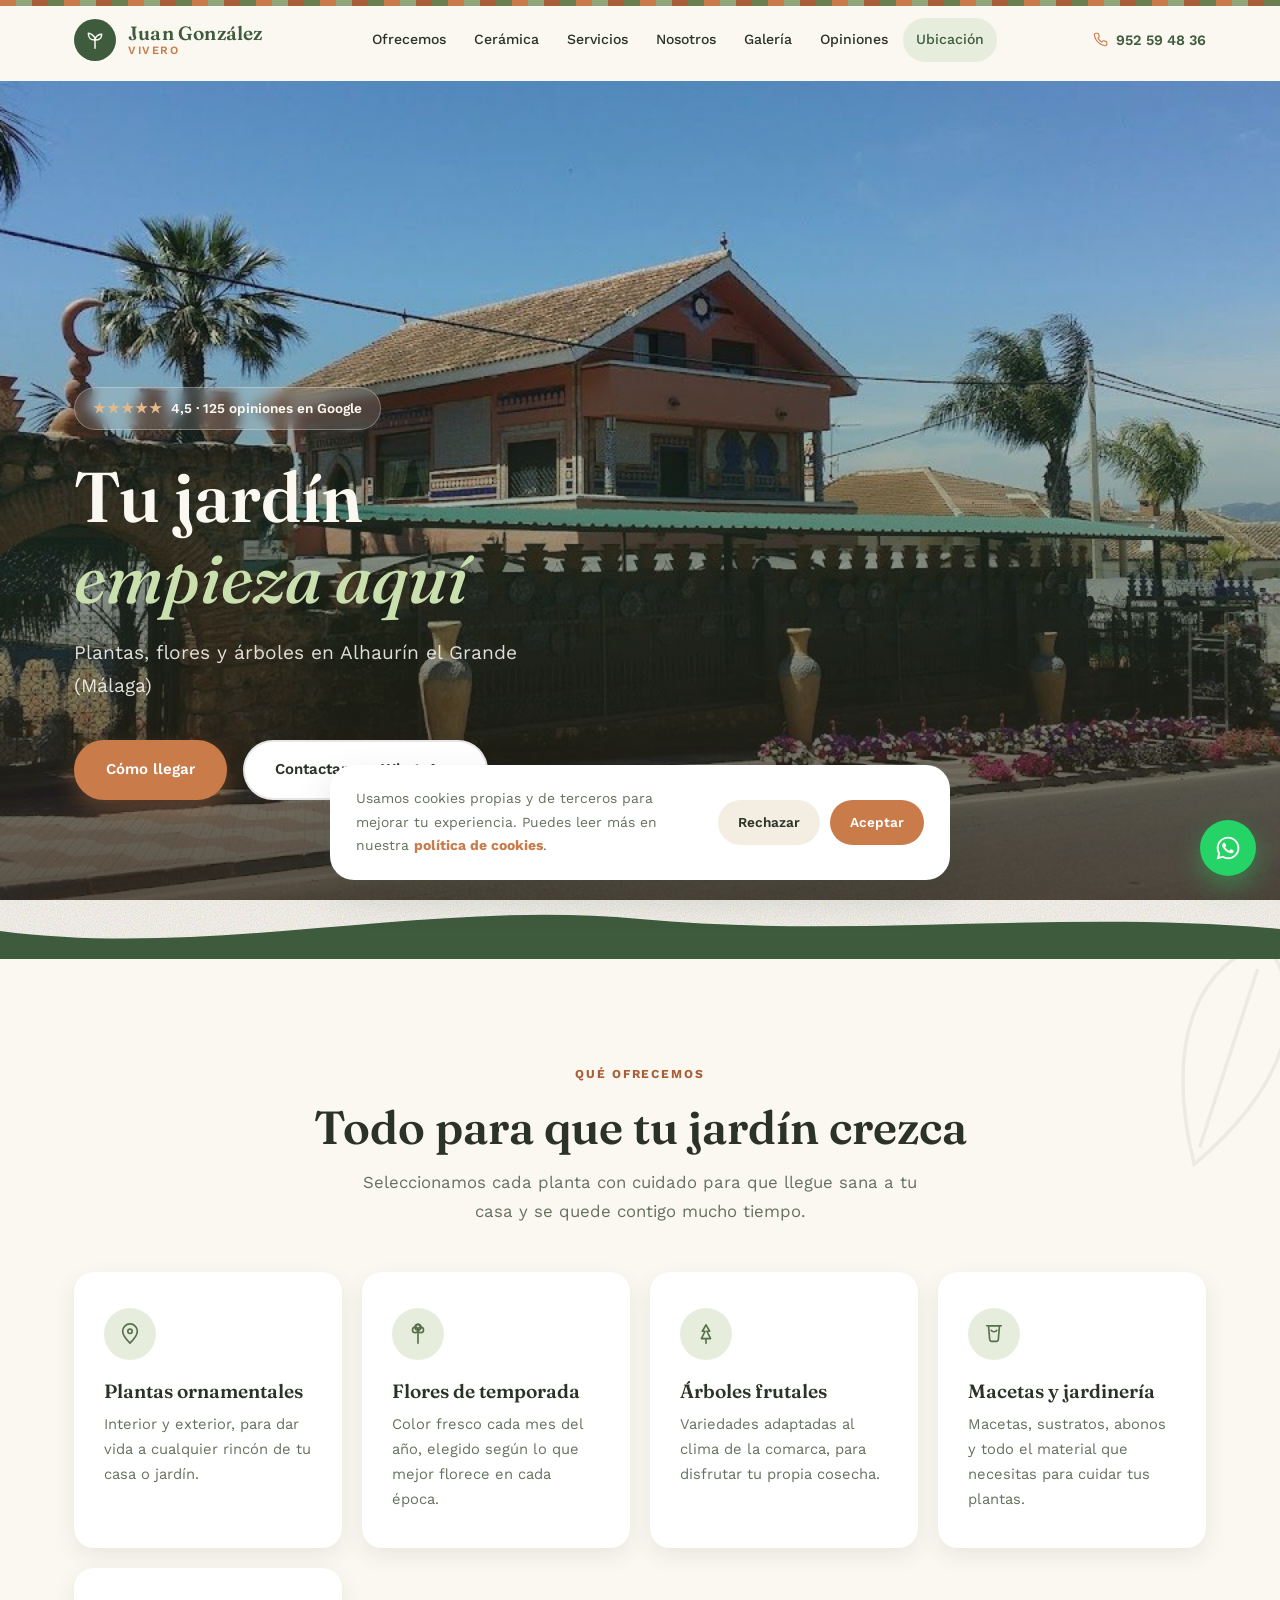
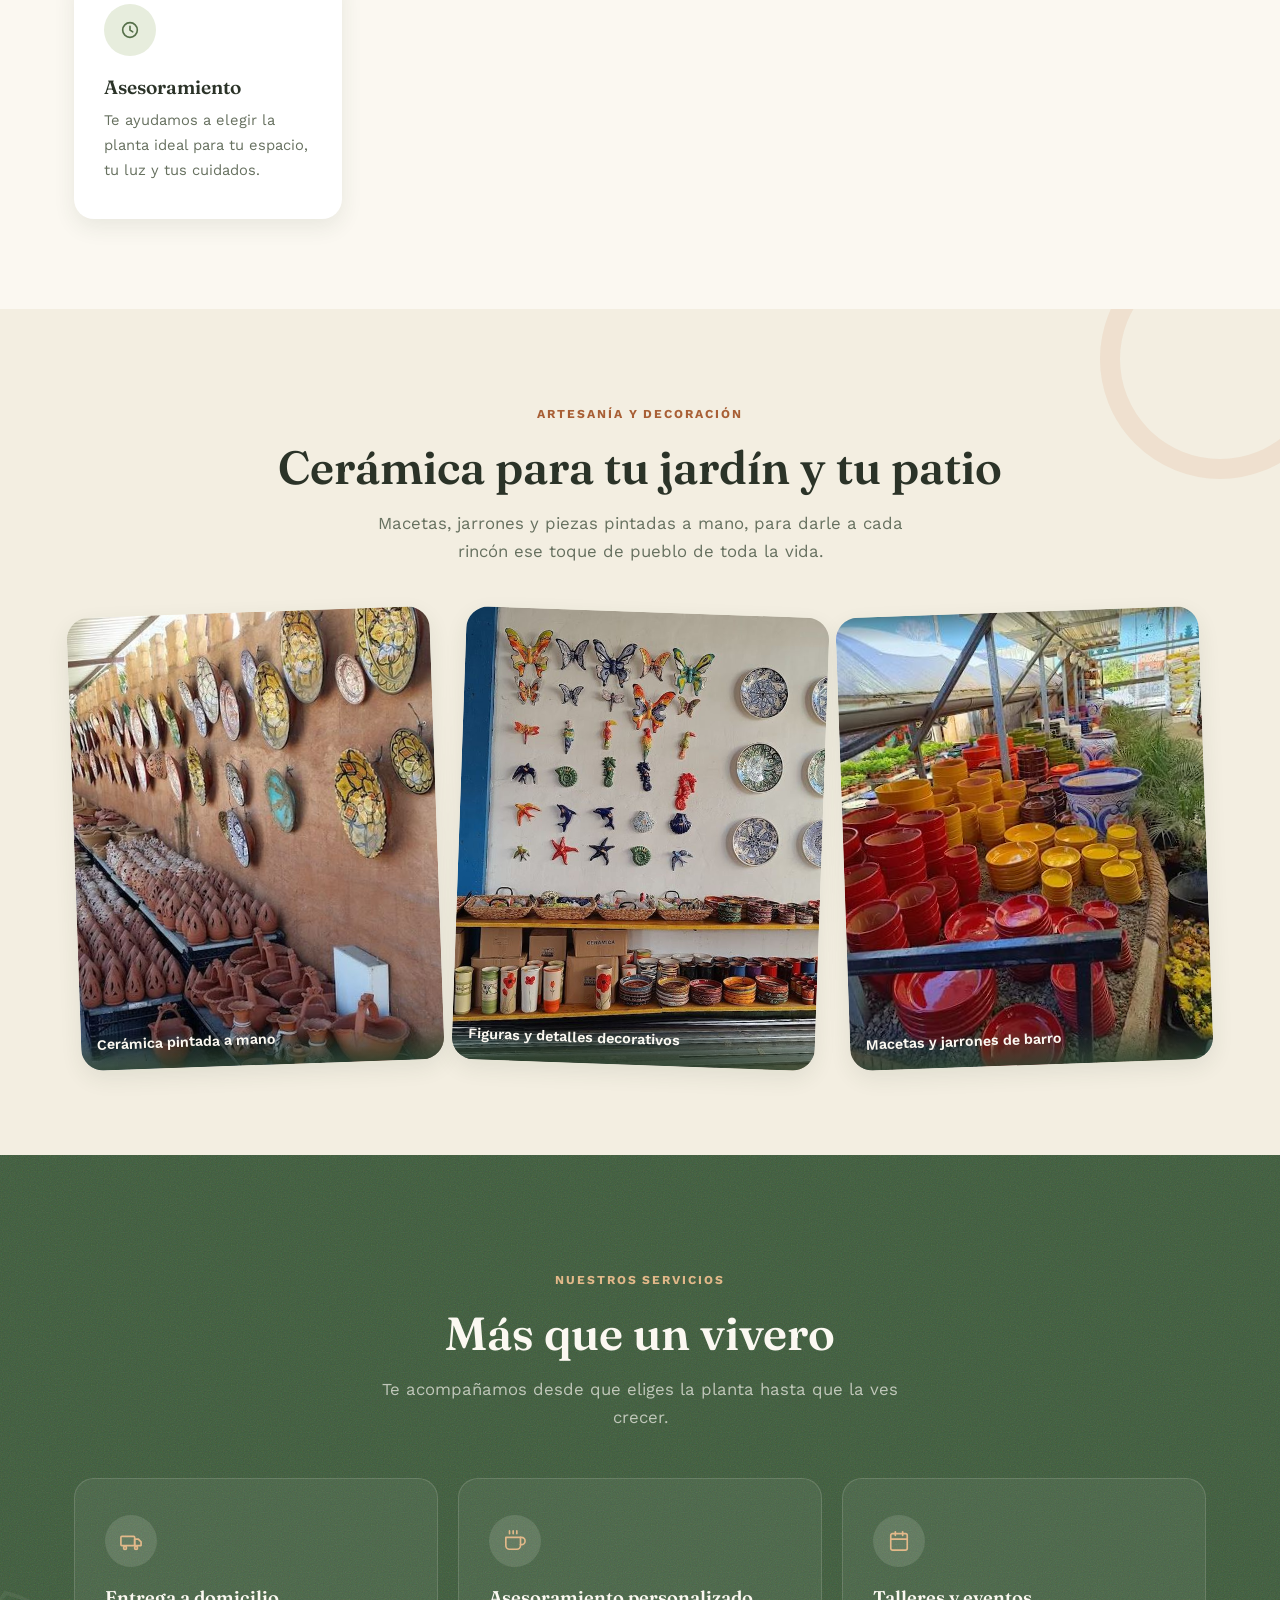
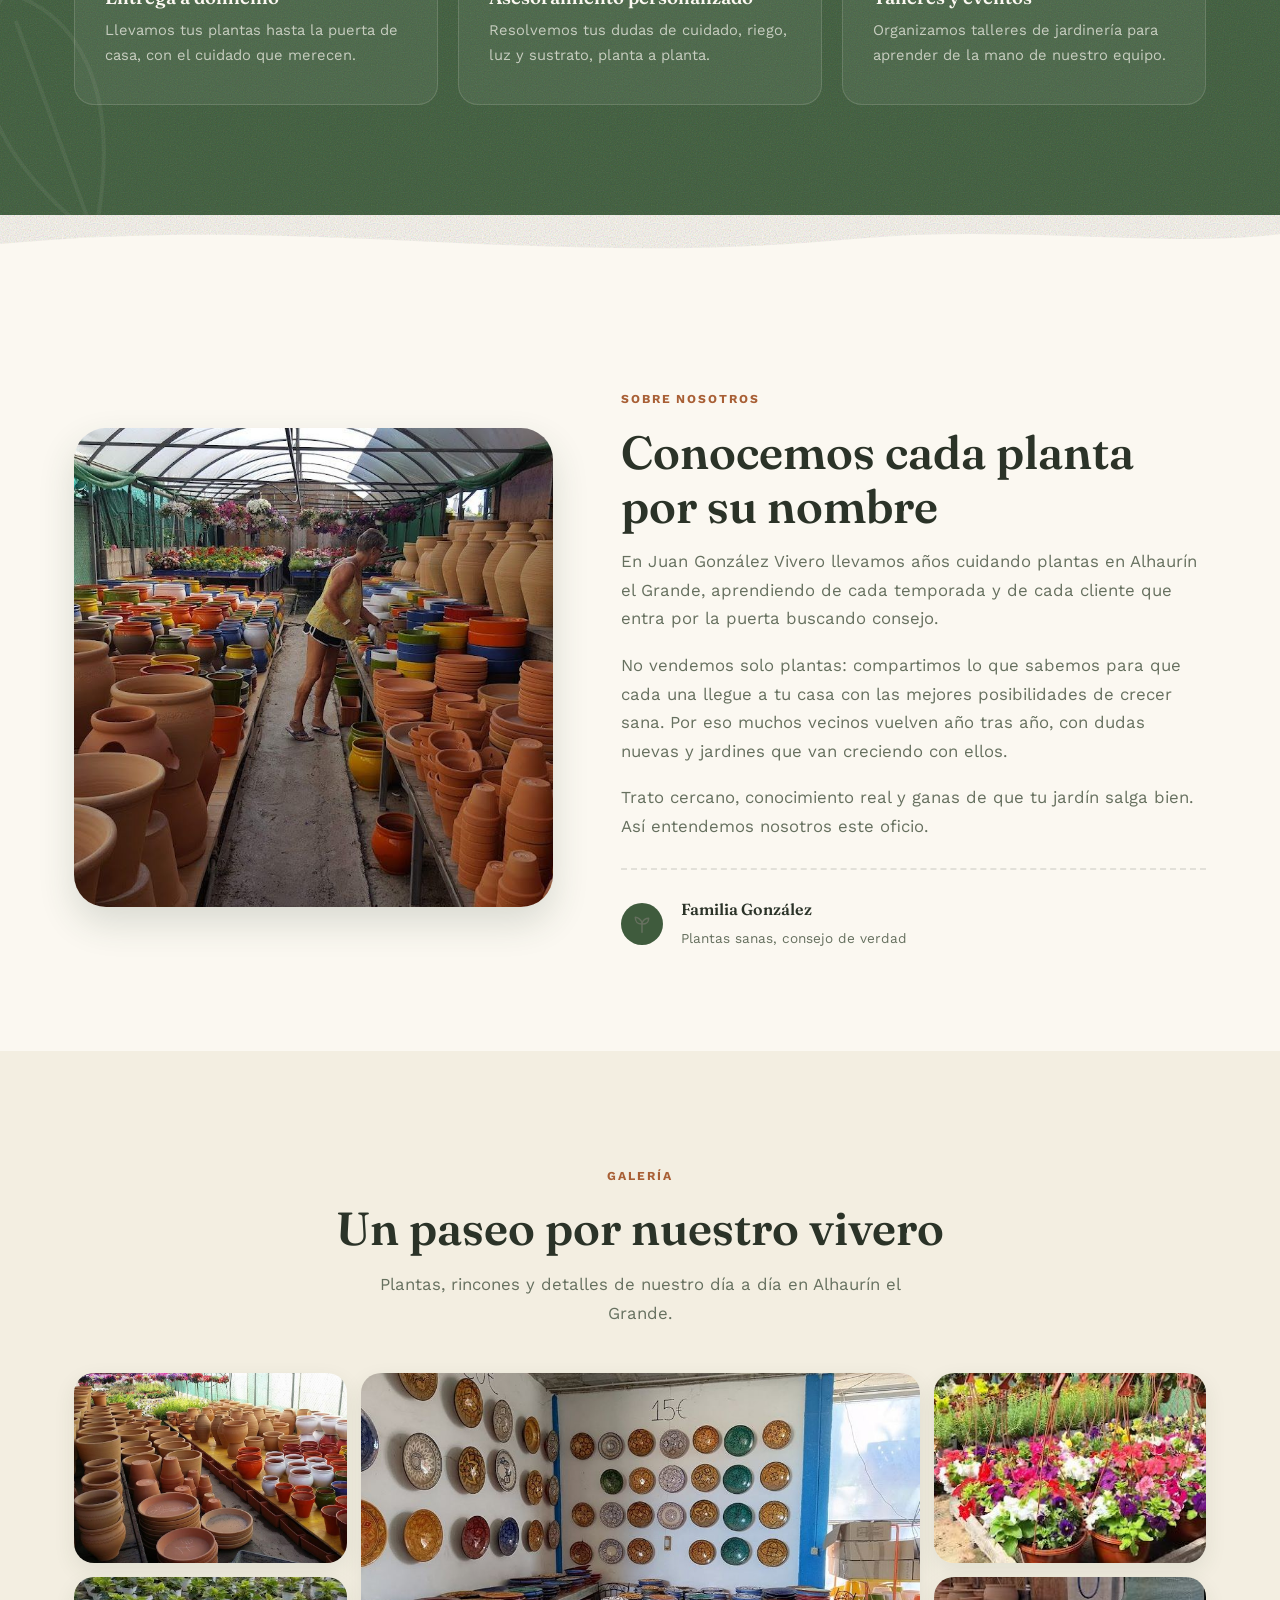
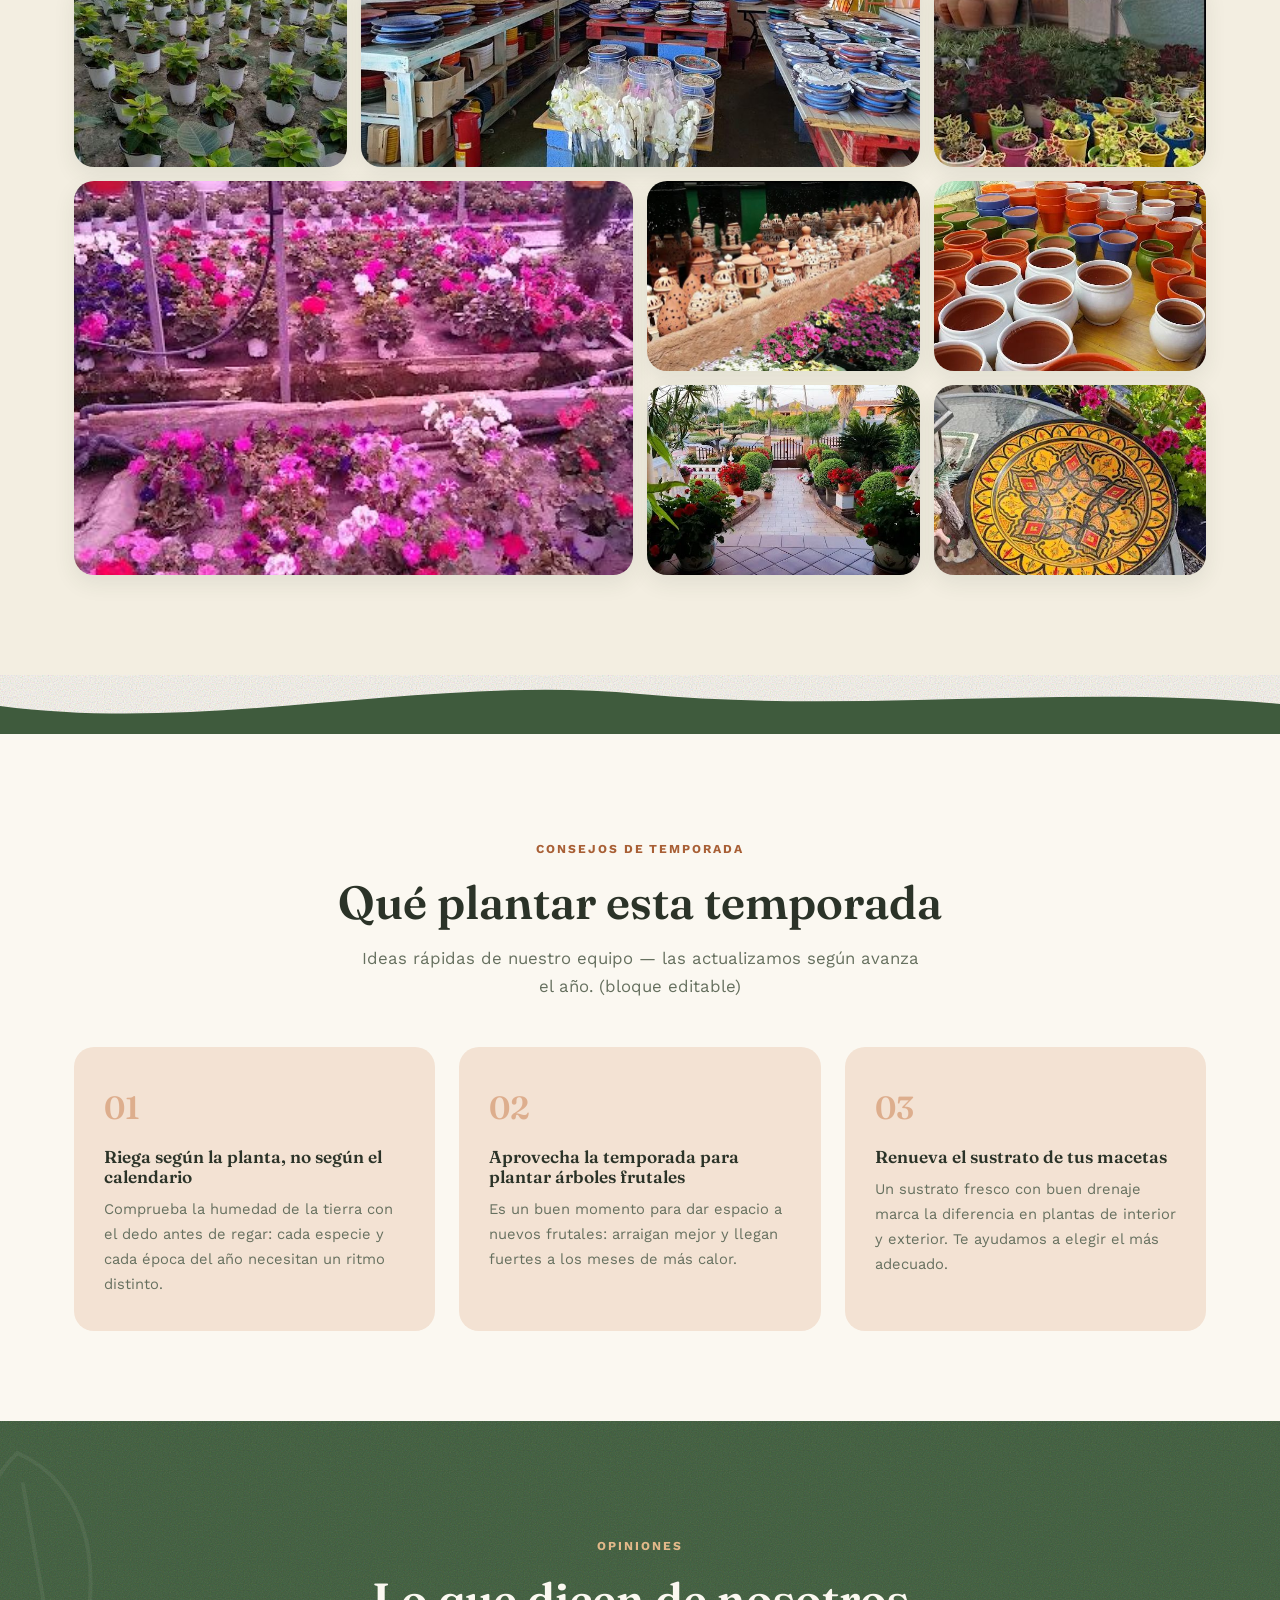
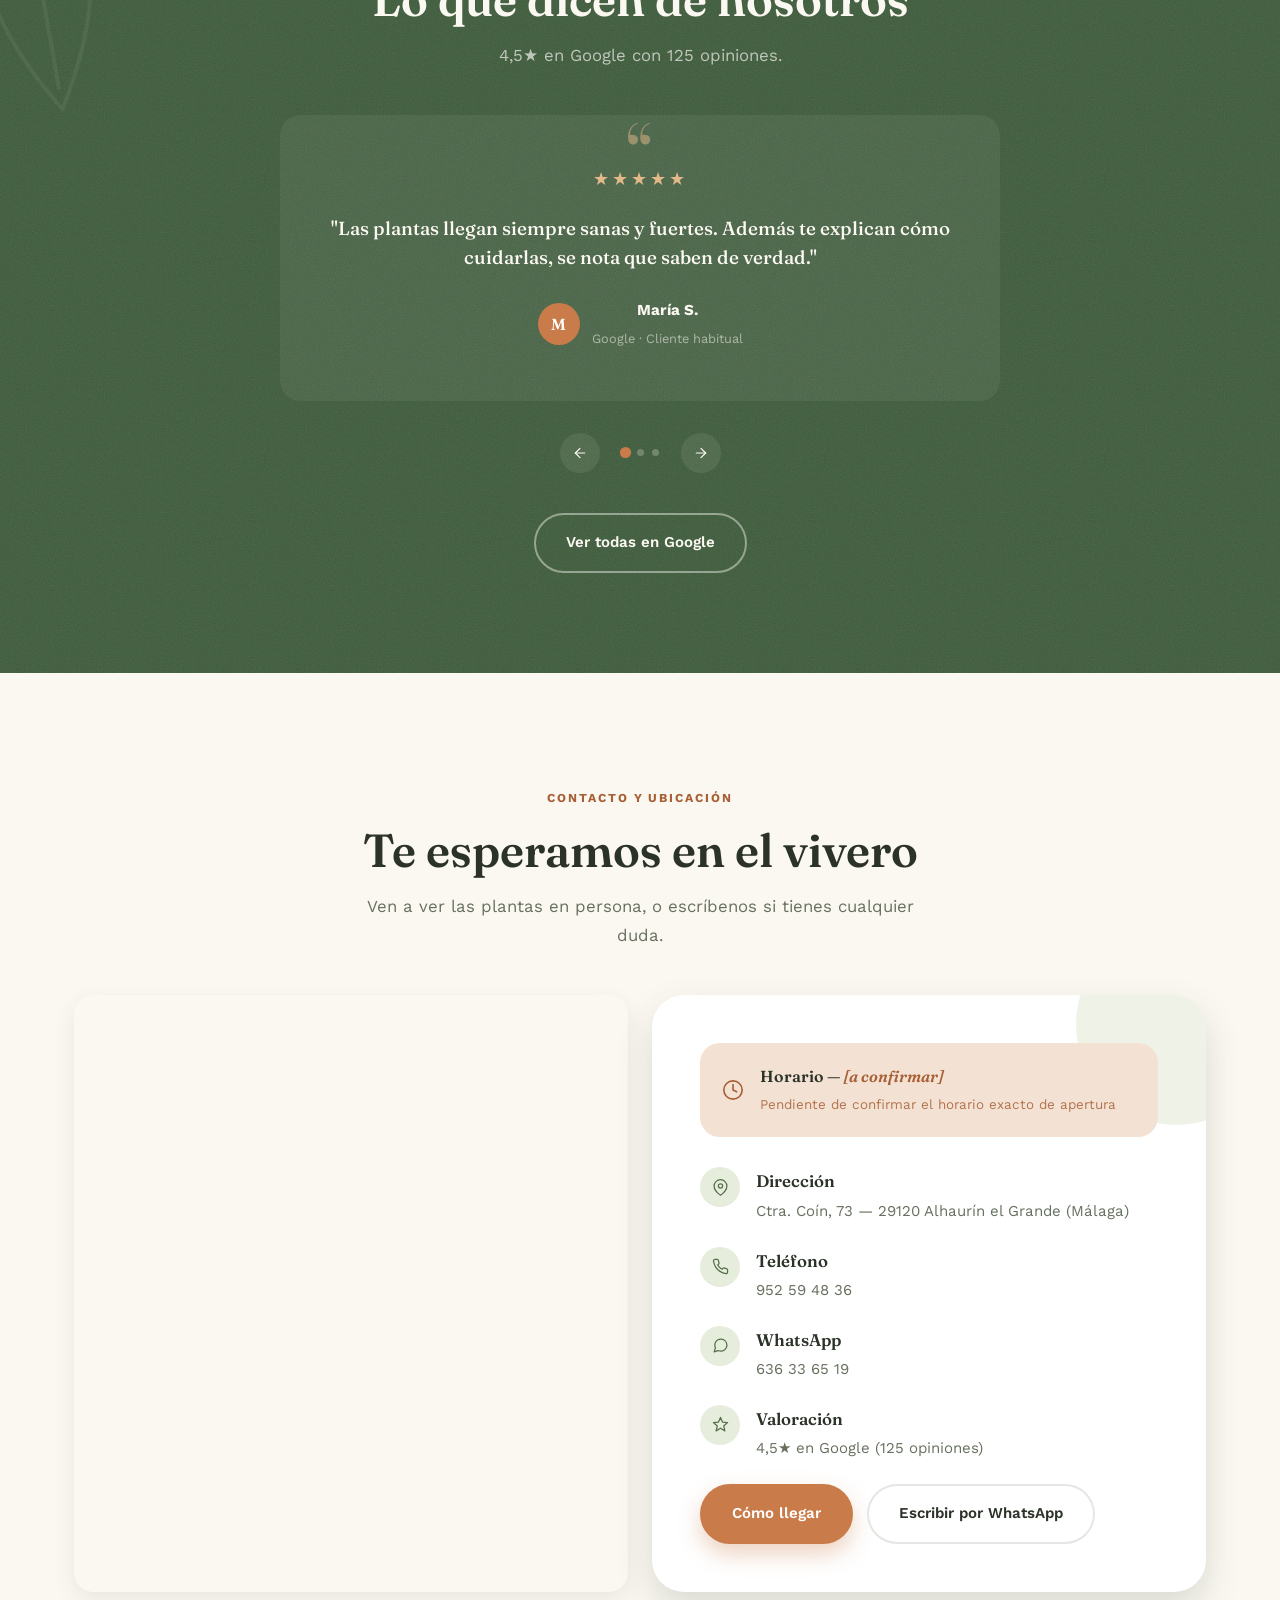
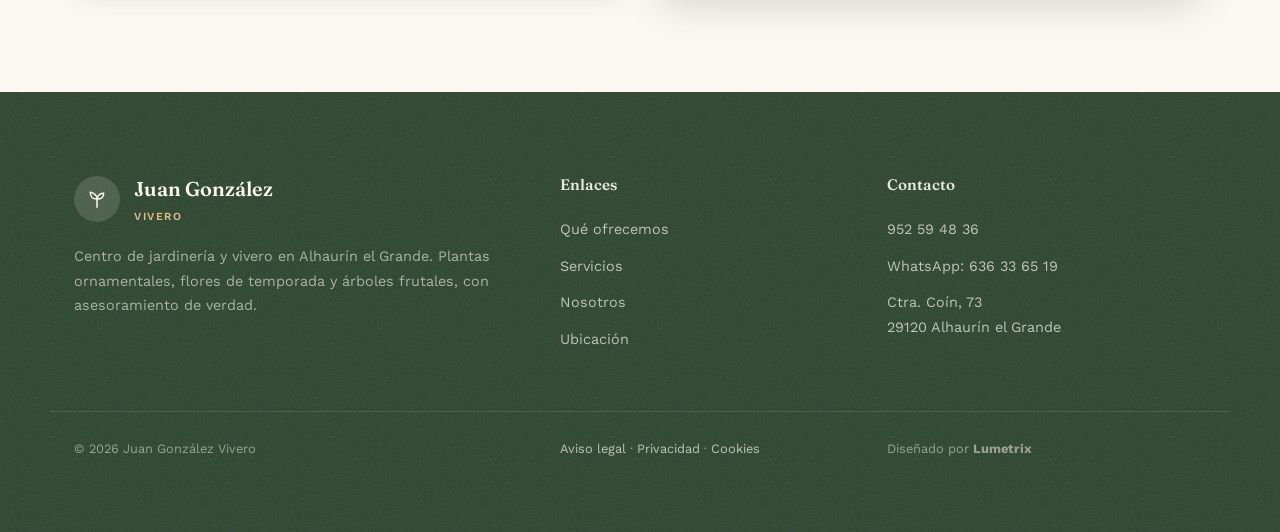
<file: index.html>
<!DOCTYPE html>
<html lang="es">
<head>
<meta charset="UTF-8">
<meta name="viewport" content="width=device-width, initial-scale=1.0">
<title>Juan González Vivero — Centro de Jardinería en Alhaurín el Grande (Málaga)</title>
<meta name="description" content="Vivero en Alhaurín el Grande: plantas ornamentales, flores de temporada y árboles frutales. Centro de jardinería en Málaga con asesoramiento experto, entrega a domicilio y talleres. Ctra. Coín, 73.">
<link rel="canonical" href="https://juangonzalezvivero.es/">

<!-- Open Graph -->
<meta property="og:type" content="website">
<meta property="og:title" content="Juan González Vivero — Centro de Jardinería en Alhaurín el Grande">
<meta property="og:description" content="Plantas ornamentales, flores de temporada y árboles frutales. Asesoramiento experto, entrega a domicilio y talleres en nuestro vivero de Alhaurín el Grande (Málaga).">
<meta property="og:image" content="img/og-vivero.jpg">
<meta property="og:image:width" content="1200">
<meta property="og:image:height" content="630">
<meta property="og:locale" content="es_ES">
<meta property="og:site_name" content="Juan González Vivero">
<meta name="twitter:card" content="summary_large_image">

<!-- Favicon -->
<link rel="icon" href="img/favicon.svg" type="image/svg+xml">
<link rel="alternate icon" href="favicon.ico">
<link rel="manifest" href="site.webmanifest">
<meta name="theme-color" content="#3F5B3D">

<!-- Fuentes -->
<link rel="preconnect" href="https://fonts.googleapis.com">
<link rel="preconnect" href="https://fonts.gstatic.com" crossorigin>
<link href="https://fonts.googleapis.com/css2?family=Fraunces:opsz,wght@9..144,500;9..144,600;9..144,700&family=Work+Sans:wght@400;500;600;700&display=swap" rel="stylesheet">

<link rel="stylesheet" href="css/style.css?v=3">

<!-- Schema.org: GardenStore -->
<script type="application/ld+json">
{
  "@context": "https://schema.org",
  "@type": "GardenStore",
  "@id": "https://juangonzalezvivero.es/#negocio",
  "name": "Juan González Vivero",
  "image": "https://juangonzalezvivero.es/img/og-vivero.jpg",
  "telephone": "+34952594836",
  "priceRange": "€€",
  "address": {
    "@type": "PostalAddress",
    "streetAddress": "Ctra. Coín, 73",
    "addressLocality": "Alhaurín el Grande",
    "addressRegion": "Málaga",
    "postalCode": "29120",
    "addressCountry": "ES"
  },
  "geo": {
    "@type": "GeoCoordinates",
    "latitude": 36.6435,
    "longitude": -4.6889
  },
  "aggregateRating": {
    "@type": "AggregateRating",
    "ratingValue": "4.5",
    "reviewCount": "125"
  }
}
</script>
</head>
<body>

<a href="#inicio" class="skip-link">Ir al contenido principal</a>
<div class="franja-acento" aria-hidden="true"></div>

<!-- ============ HEADER ============ -->
<header class="header" id="header">
  <div class="contenedor">
    <a href="#inicio" class="logo">
      <span class="logo-badge" aria-hidden="true">
        <svg class="icono-svg" viewBox="0 0 24 24"><path d="M12 22V12"/><path d="M12 12C12 6 6 4 4 4c0 6 2 8 8 8Z"/><path d="M12 12c0-5 5-7 8-7 0 6-3 7-8 7Z"/></svg>
      </span>
      <span class="logo-texto">Juan González<span>Vivero</span></span>
    </a>

    <nav class="nav-desktop">
      <a href="#ofrecemos">Ofrecemos</a>
      <a href="#ceramica">Cerámica</a>
      <a href="#servicios">Servicios</a>
      <a href="#nosotros">Nosotros</a>
      <a href="#galeria">Galería</a>
      <a href="#opiniones">Opiniones</a>
      <a href="#contacto">Ubicación</a>
    </nav>

    <div class="nav-cta">
      <a href="tel:+34952594836" class="nav-tel"><svg class="icono-svg" viewBox="0 0 24 24"><path d="M22 16.92v3a2 2 0 0 1-2.18 2 19.79 19.79 0 0 1-8.63-3.07 19.5 19.5 0 0 1-6-6 19.79 19.79 0 0 1-3.07-8.67A2 2 0 0 1 4.11 2h3a2 2 0 0 1 2 1.72c.127.96.361 1.903.7 2.81a2 2 0 0 1-.45 2.11L8.09 9.91a16 16 0 0 0 6 6l1.27-1.27a2 2 0 0 1 2.11-.45c.907.339 1.85.573 2.81.7A2 2 0 0 1 22 16.92z"/></svg> 952 59 48 36</a>
      <button class="btn-menu" id="btnMenu" aria-label="Abrir menú">
        <span></span><span></span><span></span>
      </button>
    </div>
  </div>

  <div class="nav-movil" id="navMovil">
    <a href="#ofrecemos">Qué ofrecemos</a>
    <a href="#ceramica">Cerámica</a>
    <a href="#servicios">Servicios</a>
    <a href="#nosotros">Nosotros</a>
    <a href="#galeria">Galería</a>
    <a href="#opiniones">Opiniones</a>
    <a href="#contacto">Ubicación</a>
    <a href="tel:+34952594836" class="nav-tel"><svg class="icono-svg" viewBox="0 0 24 24"><path d="M22 16.92v3a2 2 0 0 1-2.18 2 19.79 19.79 0 0 1-8.63-3.07 19.5 19.5 0 0 1-6-6 19.79 19.79 0 0 1-3.07-8.67A2 2 0 0 1 4.11 2h3a2 2 0 0 1 2 1.72c.127.96.361 1.903.7 2.81a2 2 0 0 1-.45 2.11L8.09 9.91a16 16 0 0 0 6 6l1.27-1.27a2 2 0 0 1 2.11-.45c.907.339 1.85.573 2.81.7A2 2 0 0 1 22 16.92z"/></svg> 952 59 48 36</a>
  </div>
</header>

<!-- ============ HERO ============ -->
<section class="hero" id="inicio">
  <div class="hero-fondo">
    <img class="foto-real" src="img/hero-vivero.jpg" alt="Entrada del vivero Juan González en Alhaurín el Grande, con muro de piedra, cerámica artesanal y palmeras" fetchpriority="high">
  </div>
  <div class="hero-velo" aria-hidden="true"></div>

  <div class="contenedor hero-contenido">
    <span class="badge-valoracion"><span class="estrellas">★★★★★</span> 4,5 · 125 opiniones en Google</span>
    <h1>Tu jardín<br><em>empieza aquí</em></h1>
    <p class="hero-sub">Plantas, flores y árboles en Alhaurín el Grande (Málaga)</p>
    <div class="hero-botones">
      <a href="https://www.google.com/maps/dir/?api=1&destination=Ctra.+Co%C3%ADn+73+Alhaur%C3%ADn+el+Grande+M%C3%A1laga" target="_blank" rel="noopener" class="btn btn-primario">Cómo llegar</a>
      <a href="https://wa.me/34636336519?text=Hola%2C%20quer%C3%ADa%20hacer%20una%20consulta" target="_blank" rel="noopener" class="btn btn-secundario">Contactar por WhatsApp</a>
    </div>
  </div>

  <a href="#ofrecemos" class="hero-scroll" aria-label="Bajar a la siguiente sección">
    <svg class="icono-svg" viewBox="0 0 24 24"><line x1="12" y1="5" x2="12" y2="19"/><polyline points="19 12 12 19 5 12"/></svg>
  </a>
</section>

<div class="separador separador-1" aria-hidden="true">
  <svg viewBox="0 0 1200 60" preserveAspectRatio="none"><path d="M0,32 C200,60 400,0 600,20 C800,40 1000,10 1200,30 L1200,60 L0,60 Z"/></svg>
</div>

<!-- ============ QUÉ OFRECEMOS ============ -->
<section class="ofrecemos" id="ofrecemos">
  <div class="hoja-decorativa hoja-1" aria-hidden="true">
    <svg viewBox="0 0 100 140"><path d="M50 5C20 25 10 70 50 135C90 70 80 25 50 5Z"/><line x1="50" y1="20" x2="50" y2="125"/></svg>
  </div>
  <div class="contenedor">
    <div class="cabecera-seccion reveal">
      <span class="etiqueta">Qué ofrecemos</span>
      <h2 class="titulo-seccion">Todo para que tu jardín crezca</h2>
      <p class="subtitulo-seccion">Seleccionamos cada planta con cuidado para que llegue sana a tu casa y se quede contigo mucho tiempo.</p>
    </div>

    <div class="grid-categorias">
      <div class="tarjeta-categoria reveal reveal-1">
        <div class="icono-categoria"><svg class="icono-svg" viewBox="0 0 24 24"><path d="M12 22c-4-4-8-8-8-13a8 8 0 0 1 16 0c0 5-4 9-8 13Z"/><circle cx="12" cy="9" r="2.4"/></svg></div>
        <h3>Plantas ornamentales</h3>
        <p>Interior y exterior, para dar vida a cualquier rincón de tu casa o jardín.</p>
      </div>
      <div class="tarjeta-categoria reveal reveal-2">
        <div class="icono-categoria"><svg class="icono-svg" viewBox="0 0 24 24"><path d="M12 7.5a3 3 0 1 0 -3 -3 3 3 0 0 0 3 3Z"/><path d="M12 7.5a3 3 0 1 1 3 -3 3 3 0 0 1 -3 3Z"/><path d="M12 7.5a3 3 0 1 0 -3 3 3 3 0 0 0 3 -3Z"/><path d="M12 7.5a3 3 0 1 1 3 3 3 3 0 0 1 -3 -3Z"/><line x1="12" y1="10.5" x2="12" y2="22"/></svg></div>
        <h3>Flores de temporada</h3>
        <p>Color fresco cada mes del año, elegido según lo que mejor florece en cada época.</p>
      </div>
      <div class="tarjeta-categoria reveal reveal-3">
        <div class="icono-categoria"><svg class="icono-svg" viewBox="0 0 24 24"><path d="M12 2 8 9h3l-4 8h10l-4-8h3Z"/><line x1="12" y1="17" x2="12" y2="22"/></svg></div>
        <h3>Árboles frutales</h3>
        <p>Variedades adaptadas al clima de la comarca, para disfrutar tu propia cosecha.</p>
      </div>
      <div class="tarjeta-categoria reveal reveal-4">
        <div class="icono-categoria"><svg class="icono-svg" viewBox="0 0 24 24"><path d="M6 3h12l-1.3 15.2a2 2 0 0 1-2 1.8H9.3a2 2 0 0 1-2-1.8L6 3z"/><line x1="4" y1="3" x2="20" y2="3"/><path d="M9 8c1 2 5 2 6 0"/></svg></div>
        <h3>Macetas y jardinería</h3>
        <p>Macetas, sustratos, abonos y todo el material que necesitas para cuidar tus plantas.</p>
      </div>
      <div class="tarjeta-categoria reveal reveal-1">
        <div class="icono-categoria"><svg class="icono-svg" viewBox="0 0 24 24"><path d="M12 20a8 8 0 1 0 0-16 8 8 0 0 0 0 16Z"/><path d="M12 8v4l3 2"/></svg></div>
        <h3>Asesoramiento</h3>
        <p>Te ayudamos a elegir la planta ideal para tu espacio, tu luz y tus cuidados.</p>
      </div>
    </div>
  </div>
</section>

<!-- ============ CERÁMICA Y DECORACIÓN ============ -->
<section class="ceramica" id="ceramica">
  <div class="plato-decorativo plato-1" aria-hidden="true"></div>
  <div class="contenedor">
    <div class="cabecera-seccion reveal">
      <span class="etiqueta">Artesanía y decoración</span>
      <h2 class="titulo-seccion">Cerámica para tu jardín y tu patio</h2>
      <p class="subtitulo-seccion">Macetas, jarrones y piezas pintadas a mano, para darle a cada rincón ese toque de pueblo de toda la vida.</p>
    </div>

    <div class="grid-ceramica reveal">
      <div class="foto-ceramica">
        <img class="foto-real" src="img/ceramica-1.jpg" alt="Pasillo del vivero con cerámica pintada a mano y macetas de barro" loading="lazy">
        <span>Cerámica pintada a mano</span>
      </div>
      <div class="foto-ceramica">
        <img class="foto-real" src="img/ceramica-2.jpg" alt="Figuras decorativas de cerámica: mariposas, lagartos y platos pintados" loading="lazy">
        <span>Figuras y detalles decorativos</span>
      </div>
      <div class="foto-ceramica">
        <img class="foto-real" src="img/ceramica-3.jpg" alt="Macetas y jarrones de barro de colores para jardín" loading="lazy">
        <span>Macetas y jarrones de barro</span>
      </div>
    </div>
  </div>
</section>

<!-- ============ SERVICIOS ============ -->
<section class="servicios seccion-oscura" id="servicios">
  <div class="hoja-decorativa hoja-2" aria-hidden="true">
    <svg viewBox="0 0 100 140"><path d="M50 5C20 25 10 70 50 135C90 70 80 25 50 5Z"/><line x1="50" y1="20" x2="50" y2="125"/></svg>
  </div>
  <div class="contenedor">
    <div class="cabecera-seccion reveal">
      <span class="etiqueta">Nuestros servicios</span>
      <h2 class="titulo-seccion">Más que un vivero</h2>
      <p class="subtitulo-seccion">Te acompañamos desde que eliges la planta hasta que la ves crecer.</p>
    </div>

    <div class="grid-servicios">
      <div class="tarjeta-servicio reveal reveal-1">
        <div class="icono-servicio"><svg class="icono-svg" viewBox="0 0 24 24"><rect x="1" y="7" width="15" height="10" rx="1"/><path d="M16 10h4l3 3v4h-7z"/><circle cx="5.5" cy="19.5" r="1.6"/><circle cx="17.5" cy="19.5" r="1.6"/></svg></div>
        <h4>Entrega a domicilio</h4>
        <p>Llevamos tus plantas hasta la puerta de casa, con el cuidado que merecen.</p>
      </div>
      <div class="tarjeta-servicio reveal reveal-2">
        <div class="icono-servicio"><svg class="icono-svg" viewBox="0 0 24 24"><path d="M18 8h1a4 4 0 0 1 0 8h-1"/><path d="M2 8h16v9a4 4 0 0 1-4 4H6a4 4 0 0 1-4-4V8z"/><line x1="6" y1="1" x2="6" y2="4"/><line x1="10" y1="1" x2="10" y2="4"/><line x1="14" y1="1" x2="14" y2="4"/></svg></div>
        <h4>Asesoramiento personalizado</h4>
        <p>Resolvemos tus dudas de cuidado, riego, luz y sustrato, planta a planta.</p>
      </div>
      <div class="tarjeta-servicio reveal reveal-3">
        <div class="icono-servicio"><svg class="icono-svg" viewBox="0 0 24 24"><rect x="3" y="4" width="18" height="18" rx="2"/><line x1="16" y1="2" x2="16" y2="6"/><line x1="8" y1="2" x2="8" y2="6"/><line x1="3" y1="10" x2="21" y2="10"/></svg></div>
        <h4>Talleres y eventos</h4>
        <p>Organizamos talleres de jardinería para aprender de la mano de nuestro equipo.</p>
      </div>
    </div>
  </div>
</section>

<div class="separador separador-2" aria-hidden="true">
  <svg viewBox="0 0 1200 60" preserveAspectRatio="none"><path d="M0,30 C300,0 500,55 800,25 C950,10 1100,35 1200,20 L1200,60 L0,60 Z"/></svg>
</div>

<!-- ============ SOBRE NOSOTROS ============ -->
<section class="nosotros" id="nosotros">
  <div class="contenedor">
    <div class="nosotros-imagen reveal">
      <img class="foto-real" src="img/sobre-nosotros-vivero.jpg" alt="Trabajando entre macetas y plantas en el vivero Juan González" loading="lazy">
    </div>
    <div class="nosotros-texto reveal">
      <span class="etiqueta">Sobre nosotros</span>
      <h2 class="titulo-seccion">Conocemos cada planta por su nombre</h2>
      <p>En Juan González Vivero llevamos años cuidando plantas en Alhaurín el Grande, aprendiendo de cada temporada y de cada cliente que entra por la puerta buscando consejo.</p>
      <p>No vendemos solo plantas: compartimos lo que sabemos para que cada una llegue a tu casa con las mejores posibilidades de crecer sana. Por eso muchos vecinos vuelven año tras año, con dudas nuevas y jardines que van creciendo con ellos.</p>
      <p>Trato cercano, conocimiento real y ganas de que tu jardín salga bien. Así entendemos nosotros este oficio.</p>
      <div class="nosotros-firma">
        <span class="logo-badge" aria-hidden="true">
          <svg class="icono-svg" viewBox="0 0 24 24"><path d="M12 22V12"/><path d="M12 12C12 6 6 4 4 4c0 6 2 8 8 8Z"/><path d="M12 12c0-5 5-7 8-7 0 6-3 7-8 7Z"/></svg>
        </span>
        <div>
          <strong>Familia González</strong>
          <span>Plantas sanas, consejo de verdad</span>
        </div>
      </div>
    </div>
  </div>
</section>

<!-- ============ GALERÍA ============ -->
<section class="galeria" id="galeria">
  <div class="contenedor">
    <div class="cabecera-seccion reveal">
      <span class="etiqueta">Galería</span>
      <h2 class="titulo-seccion">Un paseo por nuestro vivero</h2>
      <p class="subtitulo-seccion">Plantas, rincones y detalles de nuestro día a día en Alhaurín el Grande.</p>
    </div>

    <div class="grid-galeria reveal">
      <button class="item-galeria" data-lightbox="1">
        <img class="foto-real" src="img/galeria-1.jpg" alt="Pasillo del vivero con macetas de barro y flores colgantes" loading="lazy">
      </button>
      <button class="item-galeria item-galeria-grande" data-lightbox="2">
        <img class="foto-real" src="img/galeria-2.jpg" alt="Rincón de cerámica pintada a mano en el vivero" loading="lazy">
      </button>
      <button class="item-galeria" data-lightbox="3">
        <img class="foto-real" src="img/galeria-3.jpg" alt="Flores de temporada en macetas colgantes" loading="lazy">
      </button>
      <button class="item-galeria item-galeria-grande" data-lightbox="4">
        <img class="foto-real" src="img/galeria-4.jpg" alt="Invernadero repleto de flores de temporada" loading="lazy">
      </button>
      <button class="item-galeria" data-lightbox="5">
        <img class="foto-real" src="img/galeria-5.jpg" alt="Plantel de plantas jóvenes en el vivero" loading="lazy">
      </button>
      <button class="item-galeria" data-lightbox="6">
        <img class="foto-real" src="img/galeria-6.jpg" alt="Coleus de colores en macetas del vivero" loading="lazy">
      </button>
      <button class="item-galeria" data-lightbox="7">
        <img class="foto-real" src="img/galeria-7.jpg" alt="Chimeneas y farolillos de cerámica artesanal" loading="lazy">
      </button>
      <button class="item-galeria" data-lightbox="8">
        <img class="foto-real" src="img/galeria-8.jpg" alt="Macetas de cerámica de colores" loading="lazy">
      </button>
      <button class="item-galeria" data-lightbox="9">
        <img class="foto-real" src="img/galeria-9.jpg" alt="Entrada del vivero con camino de plantas y macetas" loading="lazy">
      </button>
      <button class="item-galeria" data-lightbox="10">
        <img class="foto-real" src="img/galeria-10.jpg" alt="Plato de cerámica pintado a mano entre flores" loading="lazy">
      </button>
    </div>
  </div>
</section>

<div class="separador separador-1" aria-hidden="true">
  <svg viewBox="0 0 1200 60" preserveAspectRatio="none"><path d="M0,32 C200,60 400,0 600,20 C800,40 1000,10 1200,30 L1200,60 L0,60 Z"/></svg>
</div>

<!-- ============ CONSEJOS DE TEMPORADA ============ -->
<section class="consejos" id="consejos">
  <div class="contenedor">
    <div class="cabecera-seccion reveal">
      <span class="etiqueta">Consejos de temporada</span>
      <h2 class="titulo-seccion">Qué plantar esta temporada</h2>
      <p class="subtitulo-seccion">Ideas rápidas de nuestro equipo — las actualizamos según avanza el año. <em>(bloque editable)</em></p>
    </div>

    <div class="grid-consejos">
      <div class="tarjeta-consejo reveal reveal-1">
        <span class="numero-consejo">01</span>
        <h4>Riega según la planta, no según el calendario</h4>
        <p>Comprueba la humedad de la tierra con el dedo antes de regar: cada especie y cada época del año necesitan un ritmo distinto.</p>
      </div>
      <div class="tarjeta-consejo reveal reveal-2">
        <span class="numero-consejo">02</span>
        <h4>Aprovecha la temporada para plantar árboles frutales</h4>
        <p>Es un buen momento para dar espacio a nuevos frutales: arraigan mejor y llegan fuertes a los meses de más calor.</p>
      </div>
      <div class="tarjeta-consejo reveal reveal-3">
        <span class="numero-consejo">03</span>
        <h4>Renueva el sustrato de tus macetas</h4>
        <p>Un sustrato fresco con buen drenaje marca la diferencia en plantas de interior y exterior. Te ayudamos a elegir el más adecuado.</p>
      </div>
    </div>
  </div>
</section>

<!-- ============ OPINIONES ============ -->
<section class="opiniones seccion-oscura" id="opiniones">
  <div class="hoja-decorativa hoja-3" aria-hidden="true">
    <svg viewBox="0 0 100 140"><path d="M50 5C20 25 10 70 50 135C90 70 80 25 50 5Z"/><line x1="50" y1="20" x2="50" y2="125"/></svg>
  </div>
  <div class="contenedor">
    <div class="cabecera-seccion reveal">
      <span class="etiqueta">Opiniones</span>
      <h2 class="titulo-seccion">Lo que dicen de nosotros</h2>
      <p class="subtitulo-seccion">4,5★ en Google con 125 opiniones.</p>
    </div>

    <div class="carrusel-wrap reveal">
      <div class="carrusel-pista">
        <div class="carrusel-slides" id="carruselSlides">
          <div class="slide-opinion">
            <div class="tarjeta-opinion">
              <div class="estrellas">★★★★★</div>
              <p>"Las plantas llegan siempre sanas y fuertes. Además te explican cómo cuidarlas, se nota que saben de verdad."</p>
              <div class="autor">
                <div class="avatar-opinion">M</div>
                <div><strong>María S.</strong><span>Google · Cliente habitual</span></div>
              </div>
            </div>
          </div>
          <div class="slide-opinion">
            <div class="tarjeta-opinion">
              <div class="estrellas">★★★★★</div>
              <p>"Gran variedad de árboles frutales y muy buen precio. El trato es cercano y te aconsejan sin prisa."</p>
              <div class="autor">
                <div class="avatar-opinion">J</div>
                <div><strong>José L.</strong><span>Google · Vecino de Alhaurín</span></div>
              </div>
            </div>
          </div>
          <div class="slide-opinion">
            <div class="tarjeta-opinion">
              <div class="estrellas">★★★★★</div>
              <p>"Fui buscando una planta para un rincón sin luz y salí con la ideal. Asesoramiento de diez."</p>
              <div class="autor">
                <div class="avatar-opinion">C</div>
                <div><strong>Carmen R.</strong><span>Google · Cliente habitual</span></div>
              </div>
            </div>
          </div>
        </div>
      </div>

      <div class="carrusel-controles">
        <button class="carrusel-flecha" id="flechaAnterior" aria-label="Anterior"><svg class="icono-svg" viewBox="0 0 24 24"><line x1="19" y1="12" x2="5" y2="12"/><polyline points="12 19 5 12 12 5"/></svg></button>
        <div class="carrusel-puntos" id="carruselPuntos"></div>
        <button class="carrusel-flecha" id="flechaSiguiente" aria-label="Siguiente"><svg class="icono-svg" viewBox="0 0 24 24"><line x1="5" y1="12" x2="19" y2="12"/><polyline points="12 5 19 12 12 19"/></svg></button>
      </div>
    </div>

    <div class="opiniones-cta reveal">
      <a href="https://www.google.com/maps/search/?api=1&query=Juan+Gonzalez+Vivero+Ctra+Coin+73+Alhaurin+el+Grande" target="_blank" rel="noopener" class="btn btn-outline-claro">Ver todas en Google</a>
    </div>
  </div>
</section>

<!-- ============ CONTACTO Y UBICACIÓN ============ -->
<section class="ubicacion" id="contacto">
  <div class="contenedor">
    <div class="cabecera-seccion reveal">
      <span class="etiqueta">Contacto y ubicación</span>
      <h2 class="titulo-seccion">Te esperamos en el vivero</h2>
      <p class="subtitulo-seccion">Ven a ver las plantas en persona, o escríbenos si tienes cualquier duda.</p>
    </div>

    <div class="ubicacion-grid reveal">
      <div class="ubicacion-mapa">
        <iframe
          src="https://www.google.com/maps?q=Ctra.+Co%C3%ADn+73+Alhaur%C3%ADn+el+Grande+M%C3%A1laga&output=embed"
          loading="lazy"
          referrerpolicy="no-referrer-when-downgrade"
          title="Mapa Juan González Vivero"></iframe>
      </div>

      <div class="ubicacion-info">
        <div class="horario-destacado">
          <svg class="icono-svg" viewBox="0 0 24 24"><circle cx="12" cy="12" r="10"/><polyline points="12 6 12 12 16 14"/></svg>
          <div>
            <strong>Horario — <em>[a confirmar]</em></strong>
            <span>Pendiente de confirmar el horario exacto de apertura</span>
          </div>
        </div>

        <div class="info-fila">
          <div class="info-icono"><svg class="icono-svg" viewBox="0 0 24 24"><path d="M21 10c0 7-9 13-9 13s-9-6-9-13a9 9 0 0 1 18 0z"/><circle cx="12" cy="10" r="3"/></svg></div>
          <div class="info-texto"><strong>Dirección</strong><p>Ctra. Coín, 73 — 29120 Alhaurín el Grande (Málaga)</p></div>
        </div>
        <div class="info-fila">
          <div class="info-icono"><svg class="icono-svg" viewBox="0 0 24 24"><path d="M22 16.92v3a2 2 0 0 1-2.18 2 19.79 19.79 0 0 1-8.63-3.07 19.5 19.5 0 0 1-6-6 19.79 19.79 0 0 1-3.07-8.67A2 2 0 0 1 4.11 2h3a2 2 0 0 1 2 1.72c.127.96.361 1.903.7 2.81a2 2 0 0 1-.45 2.11L8.09 9.91a16 16 0 0 0 6 6l1.27-1.27a2 2 0 0 1 2.11-.45c.907.339 1.85.573 2.81.7A2 2 0 0 1 22 16.92z"/></svg></div>
          <div class="info-texto"><strong>Teléfono</strong><p><a href="tel:+34952594836">952 59 48 36</a></p></div>
        </div>
        <div class="info-fila">
          <div class="info-icono"><svg class="icono-svg" viewBox="0 0 24 24"><path d="M21 11.5a8.38 8.38 0 0 1-.9 3.8 8.5 8.5 0 0 1-7.6 4.7 8.38 8.38 0 0 1-3.8-.9L3 21l1.9-5.7a8.38 8.38 0 0 1-.9-3.8 8.5 8.5 0 0 1 4.7-7.6 8.38 8.38 0 0 1 3.8-.9h.5a8.48 8.48 0 0 1 8 8v.5z"/></svg></div>
          <div class="info-texto"><strong>WhatsApp</strong><p><a href="https://wa.me/34636336519?text=Hola%2C%20quer%C3%ADa%20hacer%20una%20consulta" target="_blank" rel="noopener">636 33 65 19</a></p></div>
        </div>
        <div class="info-fila">
          <div class="info-icono"><svg class="icono-svg" viewBox="0 0 24 24"><path d="M12 17.27L18.18 21l-1.64-7.03L22 9.24l-7.19-.61L12 2 9.19 8.63 2 9.24l5.46 4.73L5.82 21z"/></svg></div>
          <div class="info-texto"><strong>Valoración</strong><p>4,5★ en Google (125 opiniones)</p></div>
        </div>

        <div class="ubicacion-botones">
          <a href="https://www.google.com/maps/dir/?api=1&destination=Ctra.+Co%C3%ADn+73+Alhaur%C3%ADn+el+Grande+M%C3%A1laga" target="_blank" rel="noopener" class="btn btn-primario">Cómo llegar</a>
          <a href="https://wa.me/34636336519?text=Hola%2C%20quer%C3%ADa%20hacer%20una%20consulta" target="_blank" rel="noopener" class="btn btn-secundario">Escribir por WhatsApp</a>
        </div>
      </div>
    </div>
  </div>
</section>

<!-- ============ FOOTER ============ -->
<footer class="footer">
  <div class="contenedor">
    <div class="footer-col">
      <div class="footer-logo">
        <span class="logo-badge" aria-hidden="true">
          <svg class="icono-svg" viewBox="0 0 24 24"><path d="M12 22V12"/><path d="M12 12C12 6 6 4 4 4c0 6 2 8 8 8Z"/><path d="M12 12c0-5 5-7 8-7 0 6-3 7-8 7Z"/></svg>
        </span>
        <span class="footer-logo-texto">Juan González<span>Vivero</span></span>
      </div>
      <p>Centro de jardinería y vivero en Alhaurín el Grande. Plantas ornamentales, flores de temporada y árboles frutales, con asesoramiento de verdad.</p>
    </div>

    <div class="footer-col">
      <h5>Enlaces</h5>
      <ul>
        <li><a href="#ofrecemos">Qué ofrecemos</a></li>
        <li><a href="#servicios">Servicios</a></li>
        <li><a href="#nosotros">Nosotros</a></li>
        <li><a href="#contacto">Ubicación</a></li>
      </ul>
    </div>

    <div class="footer-col">
      <h5>Contacto</h5>
      <ul>
        <li><a href="tel:+34952594836">952 59 48 36</a></li>
        <li><a href="https://wa.me/34636336519" target="_blank" rel="noopener">WhatsApp: 636 33 65 19</a></li>
        <li>Ctra. Coín, 73<br>29120 Alhaurín el Grande</li>
      </ul>
    </div>
  </div>

  <div class="contenedor footer-bottom">
    <span>© <span id="anio"></span> Juan González Vivero</span>
    <span>
      <a href="legal/aviso-legal.html">Aviso legal</a> ·
      <a href="legal/privacidad.html">Privacidad</a> ·
      <a href="legal/cookies.html">Cookies</a>
    </span>
    <span>Diseñado por <strong>Lumetrix</strong></span>
  </div>
</footer>

<!-- WhatsApp flotante -->
<a href="https://wa.me/34636336519?text=Hola%2C%20quer%C3%ADa%20hacer%20una%20consulta" target="_blank" rel="noopener" class="whatsapp-flotante" aria-label="Escribir por WhatsApp">
  <svg class="icono-whatsapp" viewBox="0 0 448 512" aria-hidden="true"><path d="M380.9 97.1C339 55.1 283.2 32 223.9 32c-122.4 0-222 99.6-222 222 0 39.1 10.2 77.3 29.6 111L0 480l117.7-30.9c32.4 17.7 68.9 27 106.1 27h.1c122.3 0 224.1-99.6 224.1-222 0-59.3-25.2-115-67.1-157zm-157 341.6c-33.2 0-65.7-8.9-94-25.7l-6.7-4-69.8 18.3L72 359.2l-4.4-7c-18.5-29.4-28.2-63.3-28.2-98.2 0-101.7 82.8-184.5 184.6-184.5 49.3 0 95.6 19.2 130.4 54.1 34.8 34.9 56.2 81.2 56.1 130.5 0 101.8-84.9 184.6-186.6 184.6zm101.2-138.2c-5.5-2.8-32.8-16.2-37.9-18-5.1-1.9-8.8-2.8-12.5 2.8-3.7 5.6-14.3 18-17.6 21.8-3.2 3.7-6.5 4.2-12 1.4-32.6-16.3-54-29.1-75.5-66-5.7-9.8 5.7-9.1 16.3-30.3 1.8-3.7.9-6.9-.5-9.7-1.4-2.8-12.5-30.1-17.1-41.2-4.5-10.8-9.1-9.3-12.5-9.5-3.2-.2-6.9-.2-10.6-.2-3.7 0-9.7 1.4-14.8 6.9-5.1 5.6-19.4 19-19.4 46.3s19.9 53.7 22.6 57.4c2.8 3.7 39.1 59.7 94.8 83.8 35.2 15.2 49 16.5 66.6 13.9 10.7-1.6 32.8-13.4 37.4-26.4 4.6-13 4.6-24.1 3.2-26.4-1.3-2.5-5-3.9-10.5-6.6z"/></svg>
</a>

<!-- Volver arriba -->
<button class="volver-arriba" id="btnVolverArriba" aria-label="Volver arriba">
  <svg class="icono-svg" viewBox="0 0 24 24"><line x1="12" y1="19" x2="12" y2="5"/><polyline points="5 12 12 5 19 12"/></svg>
</button>

<!-- Lightbox galería -->
<div class="lightbox" id="lightbox">
  <button class="lightbox-cerrar" id="lightboxCerrar" aria-label="Cerrar">
    <svg class="icono-svg" viewBox="0 0 24 24"><line x1="18" y1="6" x2="6" y2="18"/><line x1="6" y1="6" x2="18" y2="18"/></svg>
  </button>
  <div class="lightbox-contenido" id="lightboxContenido"></div>
</div>

<!-- Cookies -->
<div class="cookies-banner" id="cookiesBanner">
  <p>Usamos cookies propias y de terceros para mejorar tu experiencia. Puedes leer más en nuestra <a href="legal/cookies.html">política de cookies</a>.</p>
  <div class="cookies-botones">
    <button class="btn-cookie-rechazar" id="btnRechazarCookies">Rechazar</button>
    <button class="btn-cookie-aceptar" id="btnAceptarCookies">Aceptar</button>
  </div>
</div>

<script src="js/main.js"></script>
</body>
</html>
</file>
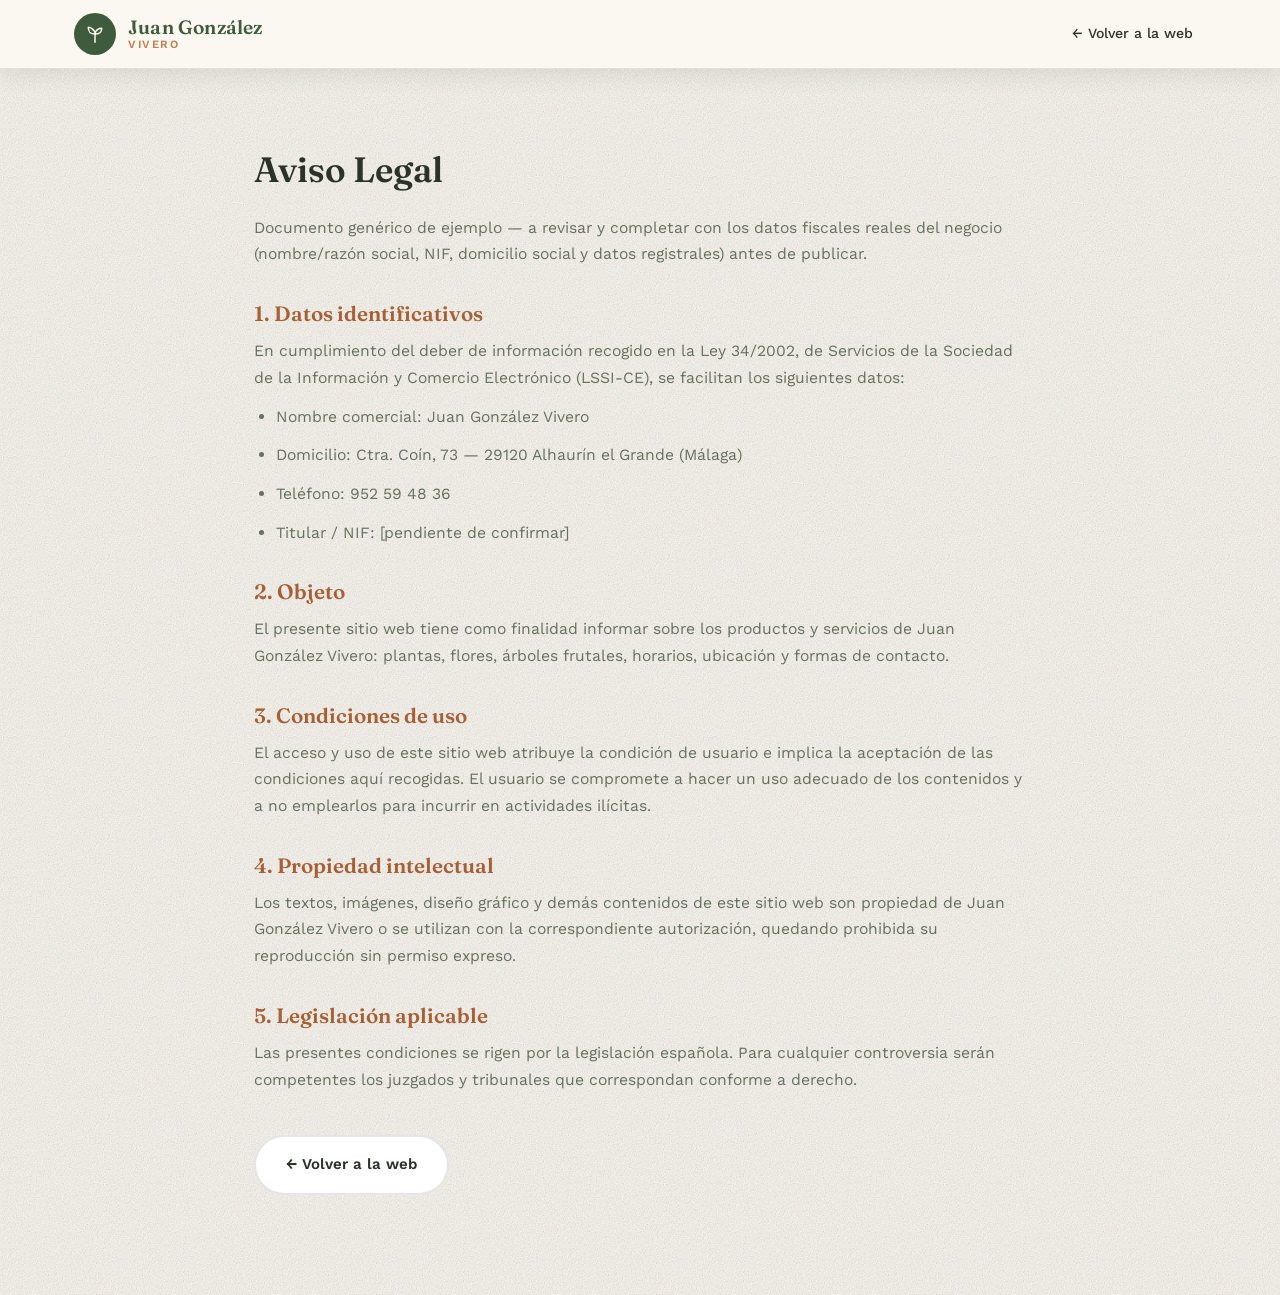
<file: legal/aviso-legal.html>
<!DOCTYPE html>
<html lang="es">
<head>
<meta charset="UTF-8">
<meta name="viewport" content="width=device-width, initial-scale=1.0">
<title>Aviso Legal — Juan González Vivero</title>
<meta name="robots" content="noindex, follow">
<link rel="icon" href="../img/favicon.svg" type="image/svg+xml">
<link rel="preconnect" href="https://fonts.googleapis.com">
<link rel="preconnect" href="https://fonts.gstatic.com" crossorigin>
<link href="https://fonts.googleapis.com/css2?family=Fraunces:opsz,wght@9..144,500;9..144,600;9..144,700&family=Work+Sans:wght@400;500;600;700&display=swap" rel="stylesheet">
<link rel="stylesheet" href="../css/style.css?v=1">
<style>
  .legal-main { max-width: 820px; margin: 0 auto; padding: 150px 24px 100px; }
  .legal-main h1 { font-size: 2.2rem; margin-bottom: 24px; }
  .legal-main h2 { font-size: 1.3rem; margin: 34px 0 12px; color: var(--terracota-fuerte); }
  .legal-main p, .legal-main li { color: var(--texto-suave); margin-bottom: 12px; font-size: 0.98rem; }
  .legal-main ul { padding-left: 22px; list-style: disc; }
  .legal-volver { display: inline-block; margin-top: 30px; }
</style>
</head>
<body>

<header class="header scrolled">
  <div class="contenedor">
    <a href="../index.html" class="logo">
      <span class="logo-badge" aria-hidden="true"><svg class="icono-svg" viewBox="0 0 24 24"><path d="M12 22V12"/><path d="M12 12C12 6 6 4 4 4c0 6 2 8 8 8Z"/><path d="M12 12c0-5 5-7 8-7 0 6-3 7-8 7Z"/></svg></span>
      <span class="logo-texto">Juan González<span>Vivero</span></span>
    </a>
    <nav class="nav-desktop"><a href="../index.html">← Volver a la web</a></nav>
  </div>
</header>

<main class="legal-main">
  <h1>Aviso Legal</h1>
  <p><em>Documento genérico de ejemplo — a revisar y completar con los datos fiscales reales del negocio (nombre/razón social, NIF, domicilio social y datos registrales) antes de publicar.</em></p>

  <h2>1. Datos identificativos</h2>
  <p>En cumplimiento del deber de información recogido en la Ley 34/2002, de Servicios de la Sociedad de la Información y Comercio Electrónico (LSSI-CE), se facilitan los siguientes datos:</p>
  <ul>
    <li>Nombre comercial: Juan González Vivero</li>
    <li>Domicilio: Ctra. Coín, 73 — 29120 Alhaurín el Grande (Málaga)</li>
    <li>Teléfono: 952 59 48 36</li>
    <li>Titular / NIF: [pendiente de confirmar]</li>
  </ul>

  <h2>2. Objeto</h2>
  <p>El presente sitio web tiene como finalidad informar sobre los productos y servicios de Juan González Vivero: plantas, flores, árboles frutales, horarios, ubicación y formas de contacto.</p>

  <h2>3. Condiciones de uso</h2>
  <p>El acceso y uso de este sitio web atribuye la condición de usuario e implica la aceptación de las condiciones aquí recogidas. El usuario se compromete a hacer un uso adecuado de los contenidos y a no emplearlos para incurrir en actividades ilícitas.</p>

  <h2>4. Propiedad intelectual</h2>
  <p>Los textos, imágenes, diseño gráfico y demás contenidos de este sitio web son propiedad de Juan González Vivero o se utilizan con la correspondiente autorización, quedando prohibida su reproducción sin permiso expreso.</p>

  <h2>5. Legislación aplicable</h2>
  <p>Las presentes condiciones se rigen por la legislación española. Para cualquier controversia serán competentes los juzgados y tribunales que correspondan conforme a derecho.</p>

  <a class="legal-volver btn btn-secundario" href="../index.html">← Volver a la web</a>
</main>

</body>
</html>
</file>
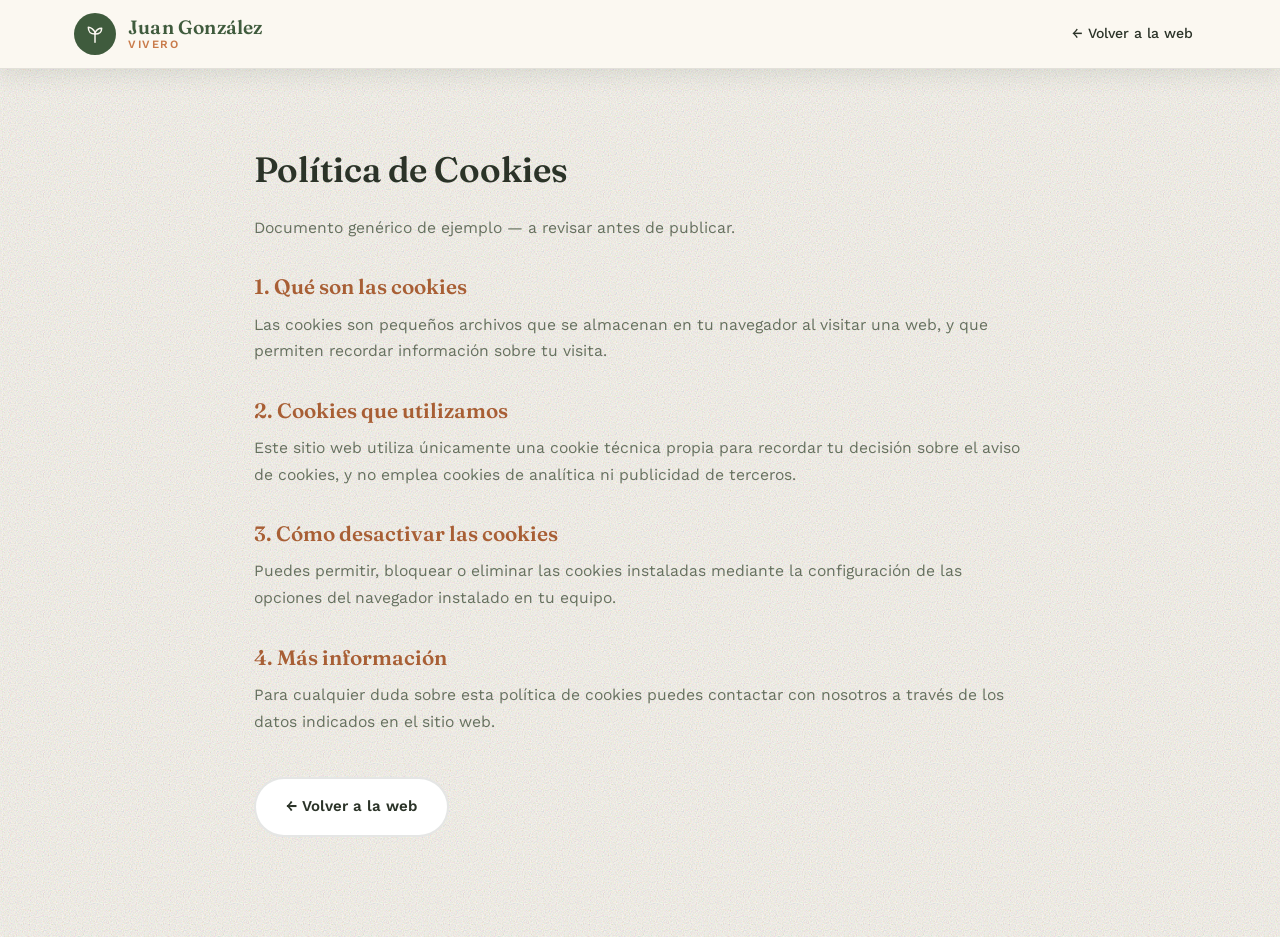
<file: legal/cookies.html>
<!DOCTYPE html>
<html lang="es">
<head>
<meta charset="UTF-8">
<meta name="viewport" content="width=device-width, initial-scale=1.0">
<title>Política de Cookies — Juan González Vivero</title>
<meta name="robots" content="noindex, follow">
<link rel="icon" href="../img/favicon.svg" type="image/svg+xml">
<link rel="preconnect" href="https://fonts.googleapis.com">
<link rel="preconnect" href="https://fonts.gstatic.com" crossorigin>
<link href="https://fonts.googleapis.com/css2?family=Fraunces:opsz,wght@9..144,500;9..144,600;9..144,700&family=Work+Sans:wght@400;500;600;700&display=swap" rel="stylesheet">
<link rel="stylesheet" href="../css/style.css?v=1">
<style>
  .legal-main { max-width: 820px; margin: 0 auto; padding: 150px 24px 100px; }
  .legal-main h1 { font-size: 2.2rem; margin-bottom: 24px; }
  .legal-main h2 { font-size: 1.3rem; margin: 34px 0 12px; color: var(--terracota-fuerte); }
  .legal-main p, .legal-main li { color: var(--texto-suave); margin-bottom: 12px; font-size: 0.98rem; }
  .legal-main ul { padding-left: 22px; list-style: disc; }
  .legal-volver { display: inline-block; margin-top: 30px; }
</style>
</head>
<body>

<header class="header scrolled">
  <div class="contenedor">
    <a href="../index.html" class="logo">
      <span class="logo-badge" aria-hidden="true"><svg class="icono-svg" viewBox="0 0 24 24"><path d="M12 22V12"/><path d="M12 12C12 6 6 4 4 4c0 6 2 8 8 8Z"/><path d="M12 12c0-5 5-7 8-7 0 6-3 7-8 7Z"/></svg></span>
      <span class="logo-texto">Juan González<span>Vivero</span></span>
    </a>
    <nav class="nav-desktop"><a href="../index.html">← Volver a la web</a></nav>
  </div>
</header>

<main class="legal-main">
  <h1>Política de Cookies</h1>
  <p><em>Documento genérico de ejemplo — a revisar antes de publicar.</em></p>

  <h2>1. Qué son las cookies</h2>
  <p>Las cookies son pequeños archivos que se almacenan en tu navegador al visitar una web, y que permiten recordar información sobre tu visita.</p>

  <h2>2. Cookies que utilizamos</h2>
  <p>Este sitio web utiliza únicamente una cookie técnica propia para recordar tu decisión sobre el aviso de cookies, y no emplea cookies de analítica ni publicidad de terceros.</p>

  <h2>3. Cómo desactivar las cookies</h2>
  <p>Puedes permitir, bloquear o eliminar las cookies instaladas mediante la configuración de las opciones del navegador instalado en tu equipo.</p>

  <h2>4. Más información</h2>
  <p>Para cualquier duda sobre esta política de cookies puedes contactar con nosotros a través de los datos indicados en el sitio web.</p>

  <a class="legal-volver btn btn-secundario" href="../index.html">← Volver a la web</a>
</main>

</body>
</html>
</file>
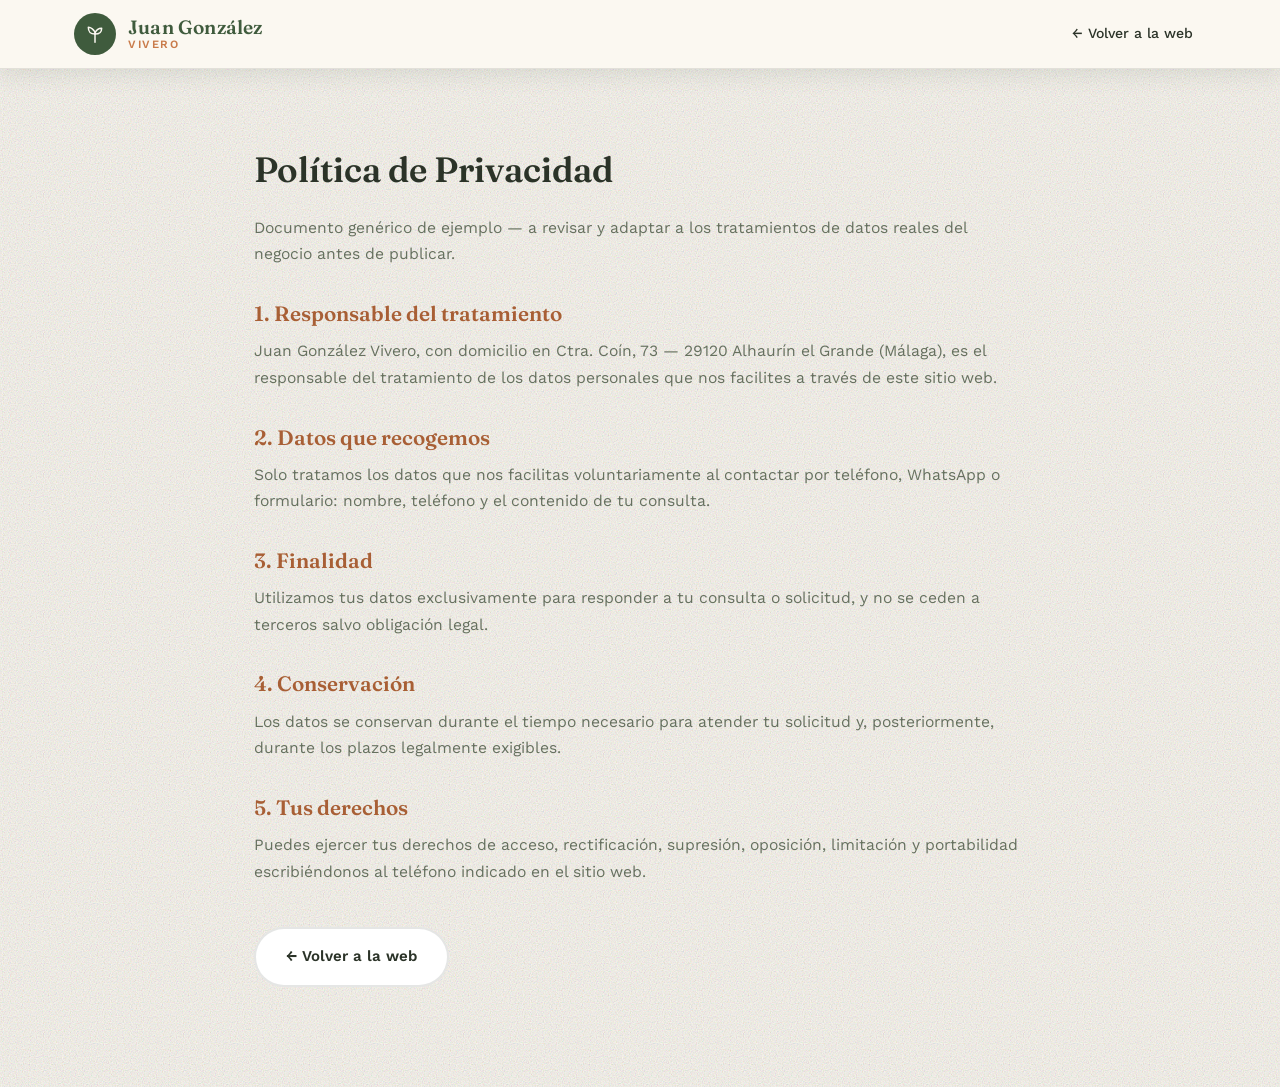
<file: legal/privacidad.html>
<!DOCTYPE html>
<html lang="es">
<head>
<meta charset="UTF-8">
<meta name="viewport" content="width=device-width, initial-scale=1.0">
<title>Política de Privacidad — Juan González Vivero</title>
<meta name="robots" content="noindex, follow">
<link rel="icon" href="../img/favicon.svg" type="image/svg+xml">
<link rel="preconnect" href="https://fonts.googleapis.com">
<link rel="preconnect" href="https://fonts.gstatic.com" crossorigin>
<link href="https://fonts.googleapis.com/css2?family=Fraunces:opsz,wght@9..144,500;9..144,600;9..144,700&family=Work+Sans:wght@400;500;600;700&display=swap" rel="stylesheet">
<link rel="stylesheet" href="../css/style.css?v=1">
<style>
  .legal-main { max-width: 820px; margin: 0 auto; padding: 150px 24px 100px; }
  .legal-main h1 { font-size: 2.2rem; margin-bottom: 24px; }
  .legal-main h2 { font-size: 1.3rem; margin: 34px 0 12px; color: var(--terracota-fuerte); }
  .legal-main p, .legal-main li { color: var(--texto-suave); margin-bottom: 12px; font-size: 0.98rem; }
  .legal-main ul { padding-left: 22px; list-style: disc; }
  .legal-volver { display: inline-block; margin-top: 30px; }
</style>
</head>
<body>

<header class="header scrolled">
  <div class="contenedor">
    <a href="../index.html" class="logo">
      <span class="logo-badge" aria-hidden="true"><svg class="icono-svg" viewBox="0 0 24 24"><path d="M12 22V12"/><path d="M12 12C12 6 6 4 4 4c0 6 2 8 8 8Z"/><path d="M12 12c0-5 5-7 8-7 0 6-3 7-8 7Z"/></svg></span>
      <span class="logo-texto">Juan González<span>Vivero</span></span>
    </a>
    <nav class="nav-desktop"><a href="../index.html">← Volver a la web</a></nav>
  </div>
</header>

<main class="legal-main">
  <h1>Política de Privacidad</h1>
  <p><em>Documento genérico de ejemplo — a revisar y adaptar a los tratamientos de datos reales del negocio antes de publicar.</em></p>

  <h2>1. Responsable del tratamiento</h2>
  <p>Juan González Vivero, con domicilio en Ctra. Coín, 73 — 29120 Alhaurín el Grande (Málaga), es el responsable del tratamiento de los datos personales que nos facilites a través de este sitio web.</p>

  <h2>2. Datos que recogemos</h2>
  <p>Solo tratamos los datos que nos facilitas voluntariamente al contactar por teléfono, WhatsApp o formulario: nombre, teléfono y el contenido de tu consulta.</p>

  <h2>3. Finalidad</h2>
  <p>Utilizamos tus datos exclusivamente para responder a tu consulta o solicitud, y no se ceden a terceros salvo obligación legal.</p>

  <h2>4. Conservación</h2>
  <p>Los datos se conservan durante el tiempo necesario para atender tu solicitud y, posteriormente, durante los plazos legalmente exigibles.</p>

  <h2>5. Tus derechos</h2>
  <p>Puedes ejercer tus derechos de acceso, rectificación, supresión, oposición, limitación y portabilidad escribiéndonos al teléfono indicado en el sitio web.</p>

  <a class="legal-volver btn btn-secundario" href="../index.html">← Volver a la web</a>
</main>

</body>
</html>
</file>
<file: css/style.css>
/* ============================================
   JUAN GONZÁLEZ VIVERO — estilos
   Dirección de arte: vivero natural, fresco y acogedor, con elegancia
   Paleta: verde hoja #3F5B3D · salvia #8FA678 · terracota #C97B4A · crema #FBF8F1
============================================ */

:root {
  --verde-oscuro: #2E4530;
  --verde-hoja: #3F5B3D;
  --verde-oliva: #6B7F4F;
  --salvia: #8FA678;
  --salvia-suave: #E7EDDD;
  --salvia-fuerte: #56704A;
  --terracota: #C97B4A;
  --terracota-suave: #F3E2D3;
  --terracota-fuerte: #A85F35;
  --crema: #FBF8F1;
  --crema-2: #F3EEE1;
  --texto: #2B3328;
  --texto-suave: #66705F;
  --blanco: #FFFFFF;
  --linea: rgba(43,51,40,0.12);
  --linea-clara: rgba(251,248,241,0.22);
  --radio: 20px;
  --sombra: 0 16px 36px rgba(46,69,48,0.16);
  --sombra-suave: 0 8px 22px rgba(46,69,48,0.09);
  --ff-display: 'Fraunces', serif;
  --ff-texto: 'Work Sans', sans-serif;
  --textura-barro: url("data:image/svg+xml,%3Csvg xmlns='http://www.w3.org/2000/svg' width='140' height='140'%3E%3Cfilter id='n'%3E%3CfeTurbulence type='fractalNoise' baseFrequency='0.85' numOctaves='2' stitchTiles='stitch'/%3E%3C/filter%3E%3Crect width='100%25' height='100%25' filter='url(%23n)' opacity='0.45'/%3E%3C/svg%3E");
}

* { margin: 0; padding: 0; box-sizing: border-box; }

html { scroll-behavior: smooth; scroll-padding-top: 84px; }

body {
  font-family: var(--ff-texto);
  color: var(--texto);
  background-color: var(--crema);
  background-image: var(--textura-barro);
  background-blend-mode: multiply;
  overflow-x: hidden;
  line-height: 1.7;
}

.foto-real { width: 100%; height: 100%; object-fit: cover; display: block; transition: transform .5s ease; }

img { max-width: 100%; display: block; }
svg { display: block; }
em { font-style: normal; }

a { text-decoration: none; color: inherit; }
ul { list-style: none; }
button { font: inherit; }

:focus-visible { outline: 2px solid var(--terracota); outline-offset: 2px; }

.skip-link {
  position: fixed;
  top: -60px;
  left: 12px;
  z-index: 2000;
  background: var(--verde-hoja);
  color: var(--crema);
  font-family: var(--ff-texto);
  font-weight: 700;
  font-size: 0.85rem;
  padding: 12px 20px;
  border-radius: 50px;
  transition: top .2s ease;
}
.skip-link:focus { top: 12px; }

.franja-acento {
  position: fixed;
  top: 0; left: 0; right: 0;
  height: 6px;
  background-image: repeating-linear-gradient(90deg,
    var(--terracota) 0 16px,
    var(--salvia) 16px 32px,
    var(--terracota-fuerte) 32px 48px,
    var(--verde-oliva) 48px 64px);
  z-index: 1001;
}

h1, h2, h3, h4 {
  font-family: var(--ff-display);
  font-weight: 600;
  color: var(--texto);
  line-height: 1.16;
}

.contenedor {
  width: 100%;
  max-width: 1180px;
  margin: 0 auto;
  padding: 0 24px;
}

section { position: relative; }

.icono-svg { width: 1em; height: 1em; stroke: currentColor; fill: none; stroke-width: 1.8; stroke-linecap: round; stroke-linejoin: round; flex-shrink: 0; }

.etiqueta {
  display: inline-flex;
  align-items: center;
  gap: 8px;
  font-family: var(--ff-texto);
  font-weight: 700;
  font-size: 0.76rem;
  letter-spacing: 0.16em;
  text-transform: uppercase;
  color: var(--terracota-fuerte);
  margin-bottom: 16px;
}

.titulo-seccion {
  font-size: clamp(2rem, 4.2vw, 2.9rem);
  margin-bottom: 14px;
  font-weight: 600;
}

.subtitulo-seccion {
  color: var(--texto-suave);
  font-size: 1.05rem;
  max-width: 560px;
  margin-bottom: 46px;
}

.cabecera-seccion { text-align: center; margin: 0 auto 10px; }
.cabecera-seccion .subtitulo-seccion { margin-left: auto; margin-right: auto; }
.cabecera-seccion .etiqueta { justify-content: center; }

.seccion-oscura {
  background-color: var(--verde-hoja);
  background-image: var(--textura-barro);
  background-blend-mode: soft-light;
  color: var(--crema);
}
.seccion-oscura .titulo-seccion, .seccion-oscura h3, .seccion-oscura h4 { color: var(--crema); }
.seccion-oscura .subtitulo-seccion { color: rgba(251,248,241,0.68); }
.seccion-oscura .etiqueta { color: #E3B98A; }

/* -------- Scroll reveal -------- */
.reveal {
  opacity: 0;
  transform: translateY(18px);
  transition: opacity 0.6s ease, transform 0.6s ease;
}
.reveal.visible { opacity: 1; transform: translateY(0); }
.reveal-1 { transition-delay: .05s; }
.reveal-2 { transition-delay: .12s; }
.reveal-3 { transition-delay: .19s; }
.reveal-4 { transition-delay: .26s; }

/* -------- Botones -------- */
.btn {
  display: inline-flex;
  align-items: center;
  justify-content: center;
  gap: 10px;
  font-family: var(--ff-texto);
  font-weight: 600;
  font-size: 0.94rem;
  padding: 15px 30px;
  border-radius: 50px;
  border: 2px solid transparent;
  cursor: pointer;
  transition: transform .2s cubic-bezier(.34,1.56,.64,1), background .2s ease, color .2s ease, border-color .2s ease, box-shadow .2s ease;
  white-space: nowrap;
}
.btn:active { transform: scale(0.97); }

.btn-primario {
  background: var(--terracota);
  color: var(--blanco);
  border-color: var(--terracota);
  box-shadow: 0 10px 22px rgba(201,123,74,0.34);
}
.btn-primario:hover { background: var(--terracota-fuerte); border-color: var(--terracota-fuerte); transform: translateY(-2px); box-shadow: 0 14px 26px rgba(201,123,74,0.42); }

.btn-secundario {
  background: var(--blanco);
  color: var(--texto);
  border: 2px solid var(--linea);
}
.btn-secundario:hover { border-color: var(--verde-hoja); color: var(--verde-hoja); transform: translateY(-2px); }

.btn-outline-claro {
  background: transparent;
  color: var(--crema);
  border: 2px solid rgba(251,248,241,0.45);
}
.btn-outline-claro:hover { background: var(--crema); color: var(--verde-hoja); border-color: var(--crema); }

/* ============================================
   HEADER
============================================ */
.header {
  position: fixed;
  top: 0; left: 0; right: 0;
  z-index: 1000;
  background: var(--crema);
  padding: 18px 0;
  transition: padding .3s ease, box-shadow .3s ease, background .3s ease;
  border-bottom: 1px solid transparent;
}
.header.scrolled { padding: 12px 0; box-shadow: 0 6px 20px rgba(46,69,48,0.1); border-color: var(--linea); }
.header .contenedor { display: flex; align-items: center; justify-content: space-between; }

.logo { display: flex; align-items: center; gap: 12px; }
.logo-badge {
  width: 42px; height: 42px;
  border-radius: 50%;
  flex-shrink: 0;
  background: var(--verde-hoja);
  color: var(--crema);
  display: flex; align-items: center; justify-content: center;
}
.logo-badge .icono-svg { width: 20px; height: 20px; }
.logo-texto { font-family: var(--ff-display); font-weight: 600; font-size: 1.2rem; color: var(--verde-hoja); letter-spacing: 0.01em; line-height: 1.15; }
.logo-texto span { display: block; font-family: var(--ff-texto); font-weight: 600; font-size: 0.7rem; letter-spacing: 0.14em; text-transform: uppercase; color: var(--terracota); margin-top: 1px; }

.nav-desktop { display: flex; align-items: center; gap: 2px; }
.nav-desktop a {
  position: relative;
  font-family: var(--ff-texto);
  font-weight: 500;
  font-size: 0.88rem;
  padding: 10px 13px;
  border-radius: 50px;
  color: var(--texto);
  transition: color .2s ease, background .2s ease;
  white-space: nowrap;
}
.nav-desktop a:hover, .nav-desktop a.activo { color: var(--verde-hoja); background: var(--salvia-suave); }

.nav-cta { display: flex; align-items: center; gap: 20px; }
.nav-tel {
  display: flex; align-items: center; gap: 8px;
  font-family: var(--ff-texto); font-weight: 600; font-size: 0.9rem;
  color: var(--verde-hoja);
  transition: color .2s ease;
}
.nav-tel .icono-svg { width: 15px; height: 15px; color: var(--terracota); }
.nav-tel:hover { color: var(--terracota); }

.btn-menu {
  display: none;
  flex-direction: column;
  gap: 5px;
  background: none;
  border: none;
  cursor: pointer;
  padding: 10px;
  z-index: 1200;
}
.btn-menu span { width: 24px; height: 3px; border-radius: 2px; background: var(--verde-hoja); transition: all .3s ease; }
.btn-menu.abierto span:nth-child(1) { transform: translateY(8px) rotate(45deg); }
.btn-menu.abierto span:nth-child(2) { opacity: 0; }
.btn-menu.abierto span:nth-child(3) { transform: translateY(-8px) rotate(-45deg); }

.nav-movil {
  position: fixed;
  inset: 0;
  background: var(--verde-hoja);
  z-index: 1100;
  display: flex;
  flex-direction: column;
  align-items: center;
  justify-content: center;
  gap: 22px;
  transform: translateY(-100%);
  opacity: 0;
  transition: transform .4s ease, opacity .4s ease;
  pointer-events: none;
}
.nav-movil.abierto { transform: translateY(0); opacity: 1; pointer-events: auto; }
.nav-movil a { font-family: var(--ff-display); font-size: 1.6rem; font-weight: 600; color: var(--crema); }
.nav-movil a:hover { color: var(--terracota); }
.nav-movil .nav-tel { margin-top: 22px; font-size: 1.05rem; color: var(--crema); }
.nav-movil .nav-tel .icono-svg { color: #E3B98A; }

/* ============================================
   HERO
============================================ */
.hero {
  position: relative;
  min-height: 100svh;
  display: flex;
  align-items: flex-end;
  padding-top: 128px;
  padding-bottom: 100px;
  overflow: hidden;
}

.hero-fondo { position: absolute; inset: 0; z-index: 0; }
.hero-velo {
  position: absolute;
  inset: 0;
  z-index: 1;
  background: linear-gradient(0deg, rgba(43,32,20,0.76) 0%, rgba(46,69,48,0.42) 42%, rgba(46,69,48,0.14) 68%);
}

.hero-contenido { position: relative; z-index: 2; color: var(--crema); }

.badge-valoracion {
  display: inline-flex;
  align-items: center;
  gap: 8px;
  background: rgba(251,248,241,0.14);
  border: 1px solid rgba(251,248,241,0.3);
  backdrop-filter: blur(6px);
  color: var(--crema);
  font-size: 0.85rem;
  font-weight: 600;
  padding: 9px 18px;
  border-radius: 50px;
  margin-bottom: 26px;
}
.badge-valoracion .estrellas { color: #E3B98A; letter-spacing: 1px; }

.hero-contenido h1 {
  font-size: clamp(2.6rem, 6vw, 4.4rem);
  color: var(--crema);
  margin-bottom: 18px;
  font-weight: 600;
}
.hero-contenido h1 em { color: #C9E0AE; font-style: italic; font-weight: 500; }

.hero-sub { font-size: 1.2rem; color: rgba(251,248,241,0.88); margin-bottom: 38px; max-width: 480px; }

.hero-botones { display: flex; flex-wrap: wrap; gap: 16px; }

.hero-scroll {
  position: absolute;
  bottom: 28px;
  left: 50%;
  transform: translateX(-50%);
  z-index: 2;
  width: 40px; height: 40px;
  border-radius: 50%;
  border: 1px solid rgba(251,248,241,0.4);
  color: var(--crema);
  display: flex; align-items: center; justify-content: center;
  animation: rebote 2.2s ease-in-out infinite;
}
.hero-scroll .icono-svg { width: 16px; height: 16px; }
@keyframes rebote { 0%,100% { transform: translateX(-50%) translateY(0); } 50% { transform: translateX(-50%) translateY(6px); } }

/* -------- Separadores orgánicos -------- */
.separador { display: block; line-height: 0; margin-top: -1px; }
.separador svg { width: 100%; height: 60px; display: block; }
.separador-1 svg path { fill: var(--verde-hoja); }
.separador-1 + .servicios,
.separador-1 { position: relative; }
.separador-2 svg path { fill: var(--crema); }

/* -------- Hojas decorativas -------- */
.hoja-decorativa { position: absolute; z-index: 0; pointer-events: none; opacity: 0.08; }
.hoja-decorativa svg { width: 100%; height: 100%; stroke: currentColor; fill: none; stroke-width: 2; }
.hoja-1 { top: -30px; right: -40px; width: 180px; height: 250px; color: var(--verde-hoja); transform: rotate(18deg); }
.hoja-2 { bottom: -40px; left: -50px; width: 200px; height: 280px; color: var(--crema); opacity: 0.06; transform: rotate(-20deg); }
.hoja-3 { top: 20px; left: -60px; width: 200px; height: 280px; color: var(--crema); opacity: 0.06; transform: rotate(-10deg); }

/* ============================================
   QUÉ OFRECEMOS
============================================ */
.ofrecemos { background: var(--crema); padding: 100px 0 90px; overflow: hidden; }
.ofrecemos .contenedor { position: relative; z-index: 1; }

.grid-categorias {
  display: grid;
  grid-template-columns: repeat(auto-fit, minmax(220px, 1fr));
  gap: 20px;
}

.tarjeta-categoria {
  background: var(--blanco);
  border-radius: var(--radio);
  padding: 36px 30px;
  text-align: left;
  box-shadow: var(--sombra-suave);
  transition: transform .25s cubic-bezier(.34,1.56,.64,1), box-shadow .25s ease;
}
.tarjeta-categoria:hover { transform: translateY(-6px); box-shadow: var(--sombra); }
.icono-categoria {
  width: 52px; height: 52px;
  border-radius: 50%;
  background: var(--salvia-suave);
  color: var(--salvia-fuerte);
  display: flex; align-items: center; justify-content: center;
  margin: 0 0 20px;
  transition: background .2s ease, color .2s ease;
}
.icono-categoria .icono-svg { width: 22px; height: 22px; }
.tarjeta-categoria:hover .icono-categoria { background: var(--verde-hoja); color: var(--crema); }
.tarjeta-categoria h3 { font-size: 1.2rem; margin-bottom: 10px; font-weight: 600; }
.tarjeta-categoria p { font-size: 0.92rem; color: var(--texto-suave); }

/* ============================================
   SERVICIOS
============================================ */
.servicios { padding: 110px 0 110px; overflow: hidden; }
.servicios .contenedor { position: relative; z-index: 1; }

.grid-servicios {
  display: grid;
  grid-template-columns: repeat(auto-fit, minmax(240px, 1fr));
  gap: 20px;
}

.tarjeta-servicio {
  background: rgba(251,248,241,0.06);
  border: 1px solid rgba(251,248,241,0.14);
  border-radius: var(--radio);
  padding: 36px 30px;
  transition: transform .25s cubic-bezier(.34,1.56,.64,1), background .25s ease;
}
.tarjeta-servicio:hover { transform: translateY(-6px); background: rgba(251,248,241,0.1); }
.icono-servicio {
  width: 52px; height: 52px;
  border-radius: 50%;
  background: rgba(251,248,241,0.12);
  color: #E3B98A;
  display: flex; align-items: center; justify-content: center;
  margin: 0 0 20px;
}
.icono-servicio .icono-svg { width: 22px; height: 22px; }
.tarjeta-servicio h4 { font-size: 1.15rem; margin-bottom: 10px; font-weight: 600; }
.tarjeta-servicio p { font-size: 0.92rem; color: rgba(251,248,241,0.7); }

/* ============================================
   SOBRE NOSOTROS
============================================ */
.nosotros { background: var(--crema); padding: 110px 0 100px; }
.nosotros .contenedor { display: grid; grid-template-columns: 0.9fr 1.1fr; gap: 68px; align-items: center; }
.nosotros-imagen { width: 100%; border-radius: 32px; aspect-ratio: 1/1; overflow: hidden; box-shadow: var(--sombra); transform: rotate(-2deg); transition: transform .4s ease, box-shadow .4s ease; }
.nosotros-imagen:hover { transform: rotate(0deg) scale(1.01); }
.nosotros-texto p { margin-bottom: 18px; color: var(--texto-suave); font-size: 1.05rem; }
.nosotros-firma { display: flex; align-items: center; gap: 18px; margin-top: 28px; padding-top: 26px; border-top: 2px dashed var(--linea); }
.nosotros-firma strong { font-family: var(--ff-display); font-weight: 600; display: block; }
.nosotros-firma span { font-size: 0.85rem; color: var(--texto-suave); }

/* ============================================
   GALERÍA
============================================ */
.galeria { background: var(--crema-2); padding: 110px 0 100px; }
.grid-galeria {
  display: grid;
  grid-template-columns: repeat(4, 1fr);
  grid-auto-rows: 190px;
  grid-auto-flow: dense;
  gap: 14px;
}
.item-galeria-grande { grid-column: span 2; grid-row: span 2; }
.item-galeria {
  position: relative;
  cursor: pointer;
  overflow: hidden;
  display: block;
  width: 100%; height: 100%;
  border: none; background: none; padding: 0;
  border-radius: 20px;
  box-shadow: var(--sombra-suave);
  transition: box-shadow .25s ease, transform .25s ease;
}
.item-galeria:hover { box-shadow: var(--sombra); transform: translateY(-3px); }
.item-galeria:hover .foto-real { transform: scale(1.08); }

/* ============================================
   CERÁMICA Y DECORACIÓN
============================================ */
.ceramica { background: var(--crema-2); padding: 90px 0 90px; overflow: hidden; }
.ceramica .contenedor { position: relative; z-index: 1; }

.plato-decorativo { position: absolute; z-index: 0; pointer-events: none; border-radius: 50%; }
.plato-1 { top: -70px; right: -60px; width: 240px; height: 240px; border: 20px solid var(--terracota); opacity: 0.12; }

.grid-ceramica {
  display: grid;
  grid-template-columns: repeat(3, 1fr);
  gap: 22px;
}
.foto-ceramica {
  position: relative;
  aspect-ratio: 4/5;
  border-radius: 22px;
  overflow: hidden;
  box-shadow: var(--sombra-suave);
  transition: transform .3s ease, box-shadow .3s ease;
}
.foto-ceramica:nth-child(odd) { transform: rotate(-2deg); }
.foto-ceramica:nth-child(even) { transform: rotate(2deg); }
.foto-ceramica:hover { transform: rotate(0deg) scale(1.04); box-shadow: var(--sombra); z-index: 2; }
.foto-ceramica:hover .foto-real { transform: scale(1.1); }
.foto-ceramica span {
  position: absolute; left: 0; right: 0; bottom: 0;
  padding: 14px 16px;
  font-size: 0.9rem;
  font-weight: 600;
  color: var(--crema);
  background: linear-gradient(0deg, rgba(46,69,48,0.82), transparent 70%);
}

/* ============================================
   CONSEJOS DE TEMPORADA
============================================ */
.consejos { background: var(--crema); padding: 100px 0 90px; }
.grid-consejos {
  display: grid;
  grid-template-columns: repeat(auto-fit, minmax(240px, 1fr));
  gap: 24px;
}
.tarjeta-consejo {
  background: var(--terracota-suave);
  border-radius: var(--radio);
  padding: 34px 30px;
  position: relative;
}
.numero-consejo {
  display: block;
  font-family: var(--ff-display);
  font-size: 2rem;
  font-weight: 600;
  color: var(--terracota);
  opacity: 0.5;
  margin-bottom: 12px;
}
.tarjeta-consejo h4 { font-size: 1.08rem; margin-bottom: 10px; font-weight: 600; }
.tarjeta-consejo p { font-size: 0.92rem; color: var(--texto-suave); }

/* ============================================
   OPINIONES
============================================ */
.opiniones { padding: 110px 0 100px; overflow: hidden; }

.carrusel-wrap { position: relative; max-width: 720px; margin: 0 auto; }
.carrusel-pista { overflow: hidden; border-radius: var(--radio); }
.carrusel-slides { display: flex; transition: transform .5s ease; }
.slide-opinion { min-width: 100%; }

.tarjeta-opinion {
  padding: 50px 44px;
  text-align: center;
  position: relative;
  background: rgba(251,248,241,0.06);
  border-radius: var(--radio);
}
.tarjeta-opinion::before {
  content: '\201C';
  position: absolute;
  top: 0; left: 50%;
  transform: translateX(-50%);
  font-family: var(--ff-display);
  font-size: 5.5rem;
  color: #E3B98A;
  opacity: 0.5;
  line-height: 1;
  pointer-events: none;
}
.tarjeta-opinion .estrellas { color: #E3B98A; font-size: 1.1rem; letter-spacing: 3px; margin-bottom: 20px; position: relative; }
.tarjeta-opinion p { font-size: 1.18rem; color: var(--crema); margin-bottom: 26px; font-family: var(--ff-display); font-weight: 500; line-height: 1.5; }
.tarjeta-opinion .autor { display: flex; align-items: center; justify-content: center; gap: 12px; }
.avatar-opinion {
  width: 42px; height: 42px; border-radius: 50%;
  background: var(--terracota);
  color: var(--blanco);
  display: flex; align-items: center; justify-content: center;
  font-family: var(--ff-display); font-weight: 600;
}
.tarjeta-opinion .autor strong { display: block; font-size: 0.95rem; font-weight: 700; color: var(--crema); }
.tarjeta-opinion .autor span { font-size: 0.8rem; color: rgba(251,248,241,0.55); }

.carrusel-controles { display: flex; align-items: center; justify-content: center; gap: 22px; margin-top: 32px; }
.carrusel-flecha {
  width: 40px; height: 40px;
  border-radius: 50%;
  background: rgba(251,248,241,0.08);
  border: none;
  display: flex; align-items: center; justify-content: center;
  cursor: pointer;
  color: var(--crema);
  transition: background .2s ease, transform .2s ease;
}
.carrusel-flecha .icono-svg { width: 16px; height: 16px; }
.carrusel-flecha:hover { background: var(--terracota); transform: scale(1.08); }
.carrusel-puntos { display: flex; gap: 8px; }
.punto-carrusel { width: 7px; height: 7px; border-radius: 50%; background: rgba(251,248,241,0.25); border: none; cursor: pointer; transition: background .25s ease, transform .25s ease; }
.punto-carrusel.activo { background: var(--terracota); transform: scale(1.6); }

.opiniones-cta { text-align: center; margin-top: 40px; }

/* ============================================
   UBICACIÓN
============================================ */
.ubicacion { background: var(--crema); padding: 110px 0 100px; }
.ubicacion-grid { display: grid; grid-template-columns: 1fr 1fr; gap: 24px; align-items: stretch; }
.ubicacion-mapa { overflow: hidden; min-height: 420px; border-radius: var(--radio); box-shadow: var(--sombra-suave); }
.ubicacion-mapa iframe { width: 100%; height: 100%; min-height: 420px; border: 0; display: block; filter: grayscale(0.15) sepia(0.08); }

.ubicacion-info {
  background: var(--blanco);
  border-radius: 32px;
  padding: 48px;
  box-shadow: var(--sombra);
  display: flex;
  flex-direction: column;
  justify-content: center;
  position: relative;
  overflow: hidden;
}
.ubicacion-info::after {
  content: '';
  position: absolute;
  top: -70px; right: -70px;
  width: 200px; height: 200px;
  border-radius: 50%;
  background: var(--salvia-suave);
  opacity: 0.7;
  z-index: 0;
}
.ubicacion-info > * { position: relative; z-index: 1; }
.info-fila { display: flex; gap: 16px; margin-bottom: 22px; }
.info-fila:last-of-type { margin-bottom: 30px; }
.info-icono {
  width: 40px; height: 40px;
  border-radius: 50%;
  background: var(--salvia-suave);
  color: var(--salvia-fuerte);
  display: flex; align-items: center; justify-content: center;
  flex-shrink: 0;
}
.info-icono .icono-svg { width: 17px; height: 17px; }
.info-texto strong { display: block; font-family: var(--ff-display); font-weight: 600; font-size: 1.05rem; margin-bottom: 3px; }
.info-texto span, .info-texto p { font-size: 0.94rem; color: var(--texto-suave); }

.horario-destacado {
  background: var(--terracota-suave);
  color: var(--terracota-fuerte);
  border-radius: var(--radio);
  padding: 20px 22px;
  margin-bottom: 30px;
  display: flex;
  align-items: center;
  gap: 16px;
}
.horario-destacado .icono-svg { width: 22px; height: 22px; color: var(--terracota-fuerte); flex-shrink: 0; }
.horario-destacado strong { display: block; font-family: var(--ff-display); font-weight: 600; color: var(--texto); }
.horario-destacado strong em { color: var(--terracota-fuerte); font-style: italic; }
.horario-destacado span { font-size: 0.84rem; opacity: 0.85; }

.ubicacion-botones { display: flex; flex-wrap: wrap; gap: 14px; }

/* ============================================
   FOOTER
============================================ */
.footer {
  background-color: var(--verde-oscuro);
  background-image: var(--textura-barro);
  background-blend-mode: soft-light;
  color: var(--crema);
  padding: 80px 0 24px;
  position: relative;
}
.footer .contenedor { display: grid; grid-template-columns: 1.4fr 0.9fr 1fr; gap: 40px; margin-bottom: 48px; }
.footer-logo { display: flex; align-items: center; gap: 14px; margin-bottom: 18px; }
.footer-logo .logo-badge { width: 46px; height: 46px; background: rgba(251,248,241,0.14); }
.footer-logo-texto { font-family: var(--ff-display); font-weight: 600; font-size: 1.25rem; color: var(--crema); }
.footer-logo-texto span { display: block; font-family: var(--ff-texto); font-weight: 600; font-size: 0.68rem; letter-spacing: 0.14em; text-transform: uppercase; color: #E3B98A; margin-top: 2px; }
.footer-col p { color: rgba(251,248,241,0.6); font-size: 0.9rem; margin-bottom: 10px; }
.footer-col h5 { font-family: var(--ff-display); font-weight: 600; font-size: 0.95rem; color: rgba(251,248,241,0.9); margin-bottom: 20px; }
.footer-col ul li { margin-bottom: 12px; font-size: 0.9rem; color: rgba(251,248,241,0.7); }
.footer-col a { color: rgba(251,248,241,0.7); font-size: 0.9rem; transition: color .2s ease; }
.footer-col a:hover { color: #E3B98A; }
.footer-bottom {
  border-top: 1px solid rgba(255,255,255,0.12);
  padding-top: 26px;
  display: flex;
  flex-wrap: wrap;
  justify-content: space-between;
  gap: 10px;
  font-size: 0.8rem;
  color: rgba(251,248,241,0.5);
}
.footer-bottom a { color: rgba(251,248,241,0.7); }
.footer-bottom a:hover { color: #E3B98A; }

/* ============================================
   FLOTANTES: WhatsApp + volver arriba + cookies
============================================ */
.whatsapp-flotante {
  position: fixed;
  bottom: 24px;
  right: 24px;
  width: 56px; height: 56px;
  background: #25D366;
  border-radius: 50%;
  display: flex; align-items: center; justify-content: center;
  box-shadow: 0 10px 26px rgba(37,211,102,0.4);
  z-index: 900;
  color: var(--blanco);
  transition: transform .2s ease;
}
.icono-whatsapp { width: 26px; height: 26px; fill: currentColor; stroke: none; flex-shrink: 0; }
.whatsapp-flotante:hover { transform: translateY(-3px) scale(1.05); }

.volver-arriba {
  position: fixed;
  bottom: 24px;
  left: 24px;
  width: 44px; height: 44px;
  border-radius: 50%;
  background: var(--verde-hoja);
  border: none;
  display: flex; align-items: center; justify-content: center;
  color: var(--crema);
  cursor: pointer;
  z-index: 900;
  opacity: 0;
  transform: translateY(12px);
  pointer-events: none;
  box-shadow: var(--sombra-suave);
  transition: opacity .25s ease, transform .25s ease, background .2s ease;
}
.volver-arriba.visible { opacity: 1; transform: translateY(0); pointer-events: auto; }
.volver-arriba .icono-svg { width: 18px; height: 18px; }
.volver-arriba:hover { background: var(--terracota); }

.lightbox {
  position: fixed;
  inset: 0;
  z-index: 2000;
  background: rgba(46,69,48,0.92);
  display: flex;
  align-items: center;
  justify-content: center;
  padding: 60px 24px;
  opacity: 0;
  visibility: hidden;
  transition: opacity .3s ease, visibility 0s linear .3s;
}
.lightbox.visible { opacity: 1; visibility: visible; transition: opacity .3s ease; }
.lightbox-contenido { width: 100%; max-width: 640px; aspect-ratio: 4/3; border-radius: var(--radio); overflow: hidden; }
.lightbox-cerrar {
  position: absolute;
  top: 24px; right: 24px;
  width: 44px; height: 44px;
  border-radius: 50%;
  border: none;
  background: rgba(251,248,241,0.12);
  color: var(--crema);
  display: flex; align-items: center; justify-content: center;
  cursor: pointer;
  transition: background .2s ease;
}
.lightbox-cerrar:hover { background: var(--terracota); }

.cookies-banner {
  position: fixed;
  left: 20px; right: 20px; bottom: 20px;
  max-width: 620px;
  margin: 0 auto;
  background: var(--blanco);
  color: var(--texto);
  border-radius: 24px;
  box-shadow: var(--sombra);
  padding: 22px 26px;
  display: flex;
  flex-wrap: wrap;
  align-items: center;
  gap: 16px;
  z-index: 1500;
  transform: translateY(140%);
  transition: transform .5s ease;
}
.cookies-banner.visible { transform: translateY(0); }
.cookies-banner p { font-size: 0.87rem; color: var(--texto-suave); flex: 1; min-width: 220px; }
.cookies-banner a { color: var(--terracota); font-weight: 700; }
.cookies-botones { display: flex; gap: 10px; }
.cookies-botones button {
  font-family: var(--ff-texto); font-weight: 600; font-size: 0.85rem;
  padding: 11px 20px; border: none; border-radius: 50px; cursor: pointer;
  transition: transform .2s ease;
}
.cookies-botones button:hover { transform: translateY(-2px); }
.btn-cookie-aceptar { background: var(--terracota); color: var(--blanco); }
.btn-cookie-rechazar { background: var(--crema-2); color: var(--texto); }

/* ============================================
   RESPONSIVE
============================================ */
@media (max-width: 980px) {
  .grid-ceramica { grid-template-columns: repeat(3, 1fr); gap: 14px; }
  .nosotros .contenedor { grid-template-columns: 1fr; align-items: stretch; }
  .nosotros-imagen { max-width: 420px; margin: 0 auto; order: -1; aspect-ratio: 16/10; }
  .ubicacion-grid { grid-template-columns: 1fr; }
  .grid-galeria { grid-template-columns: repeat(3, 1fr); grid-auto-rows: 160px; }
  .item-galeria-grande { grid-column: span 2; grid-row: span 1; }
  .footer .contenedor { grid-template-columns: 1.3fr 1fr; }
}

@media (max-width: 860px) {
  .nav-desktop, .nav-cta .nav-tel { display: none; }
  .btn-menu { display: flex; }
  .footer .contenedor { grid-template-columns: 1fr; gap: 34px; }
}

@media (max-width: 640px) {
  html { font-size: 14px; }
  body { line-height: 1.55; }
  .contenedor { padding: 0 16px; }
  .btn { padding: 11px 18px; font-size: 0.82rem; }
  .titulo-seccion { font-size: clamp(1.3rem, 5.6vw, 1.6rem); margin-bottom: 8px; }
  .subtitulo-seccion { font-size: 0.85rem; margin-bottom: 22px; }
  .cabecera-seccion { margin-bottom: 6px; }
  .etiqueta { font-size: 0.68rem; margin-bottom: 8px; }

  .header { padding: 13px 0; }
  .header.scrolled { padding: 10px 0; }
  .logo-badge { width: 36px; height: 36px; }
  .logo-texto { font-size: 1rem; }
  .logo-texto span { font-size: 0.6rem; }

  .hero { padding-top: 84px; padding-bottom: 40px; min-height: 92svh; }
  .hero-contenido h1 { font-size: clamp(1.6rem, 7.5vw, 2rem); margin-bottom: 10px; }
  .hero-sub { font-size: 0.92rem; margin-bottom: 22px; }
  .badge-valoracion { font-size: 0.7rem; padding: 6px 12px; margin-bottom: 18px; }
  .hero-botones { flex-direction: column; width: 100%; gap: 10px; }
  .hero-botones .btn { width: 100%; }
  .hero-scroll { display: none; }

  .ofrecemos, .ceramica, .servicios, .nosotros, .galeria, .consejos, .opiniones, .ubicacion { padding: 40px 0 32px; }
  .grid-categorias, .grid-servicios, .grid-consejos { gap: 12px; }
  .tarjeta-categoria, .tarjeta-servicio, .tarjeta-consejo { padding: 20px 18px; }
  .tarjeta-categoria h3 { font-size: 1.05rem; }
  .tarjeta-categoria p, .tarjeta-servicio p, .tarjeta-consejo p { font-size: 0.85rem; }
  .icono-categoria, .icono-servicio { width: 42px; height: 42px; margin-bottom: 14px; }
  .icono-categoria .icono-svg, .icono-servicio .icono-svg { width: 18px; height: 18px; }
  .tarjeta-servicio h4 { font-size: 1rem; }
  .grid-ceramica { grid-template-columns: repeat(2, 1fr); gap: 10px; }
  .foto-ceramica:nth-child(3) { grid-column: span 2; aspect-ratio: 16/9; }
  .foto-ceramica span { font-size: 0.75rem; padding: 10px 12px; }

  .nosotros-imagen { max-width: 100%; }
  .nosotros-texto p { margin-bottom: 12px; font-size: 0.88rem; }

  .grid-galeria { grid-template-columns: repeat(2, 1fr); grid-auto-rows: 130px; gap: 8px; }
  .item-galeria-grande { grid-column: span 2; grid-row: span 1; }

  .numero-consejo { font-size: 1.6rem; margin-bottom: 8px; }
  .tarjeta-consejo h4 { font-size: 0.98rem; }

  .ubicacion-info { padding: 24px 20px; }
  .ubicacion-botones { flex-direction: column; }
  .ubicacion-botones .btn { width: 100%; }
  .info-icono { width: 34px; height: 34px; }
  .info-icono .icono-svg { width: 15px; height: 15px; }
  .info-texto strong { font-size: 0.94rem; }
  .info-texto span, .info-texto p { font-size: 0.85rem; }
  .horario-destacado { padding: 16px 18px; }
  .horario-destacado .icono-svg { width: 19px; height: 19px; }

  .tarjeta-opinion { padding: 26px 18px; }
  .tarjeta-opinion p { font-size: 0.95rem; margin-bottom: 16px; }

  .footer { padding: 40px 0 20px; }
  .footer .contenedor { margin-bottom: 26px; }
  .footer-bottom { flex-direction: column; align-items: flex-start; }
  .footer-logo-texto { font-size: 1.1rem; }
  .footer-col p, .footer-col a, .footer-col ul li { font-size: 0.85rem; }

  .whatsapp-flotante { width: 52px; height: 52px; bottom: 18px; right: 18px; }
  .icono-whatsapp { width: 24px; height: 24px; }
  .volver-arriba { width: 40px; height: 40px; bottom: 18px; left: 18px; }
  .cookies-banner { left: 12px; right: 12px; bottom: 12px; padding: 18px 20px; flex-direction: column; align-items: stretch; }
  .cookies-botones { justify-content: stretch; }
  .cookies-botones button { flex: 1; }

  .separador svg { height: 30px; }
}

@media (max-width: 420px) {
  .grid-categorias { grid-template-columns: 1fr; }
  .grid-servicios { grid-template-columns: 1fr; }
  .grid-consejos { grid-template-columns: 1fr; }
}

/* Reduce motion */
@media (prefers-reduced-motion: reduce) {
  *, *::before, *::after { animation-duration: 0.001ms !important; animation-iteration-count: 1 !important; transition-duration: 0.001ms !important; scroll-behavior: auto !important; }
}
</file>
